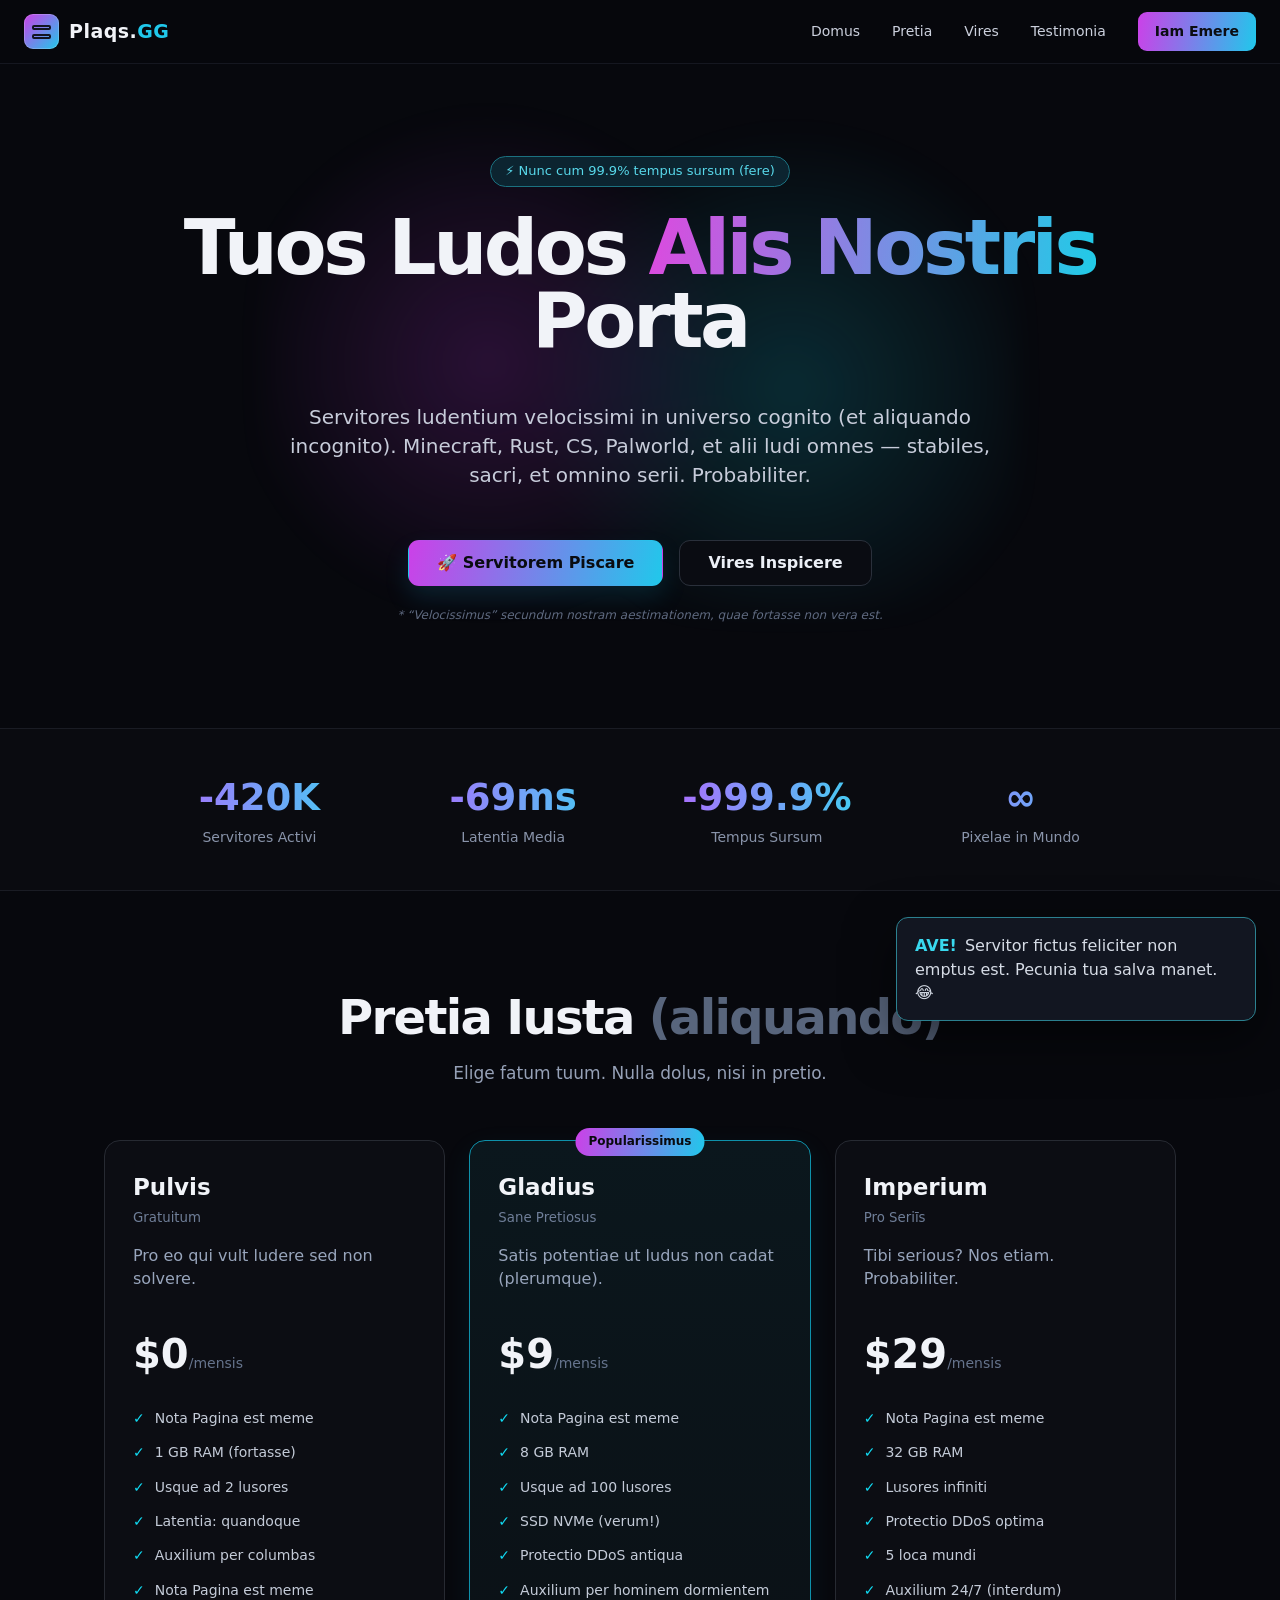
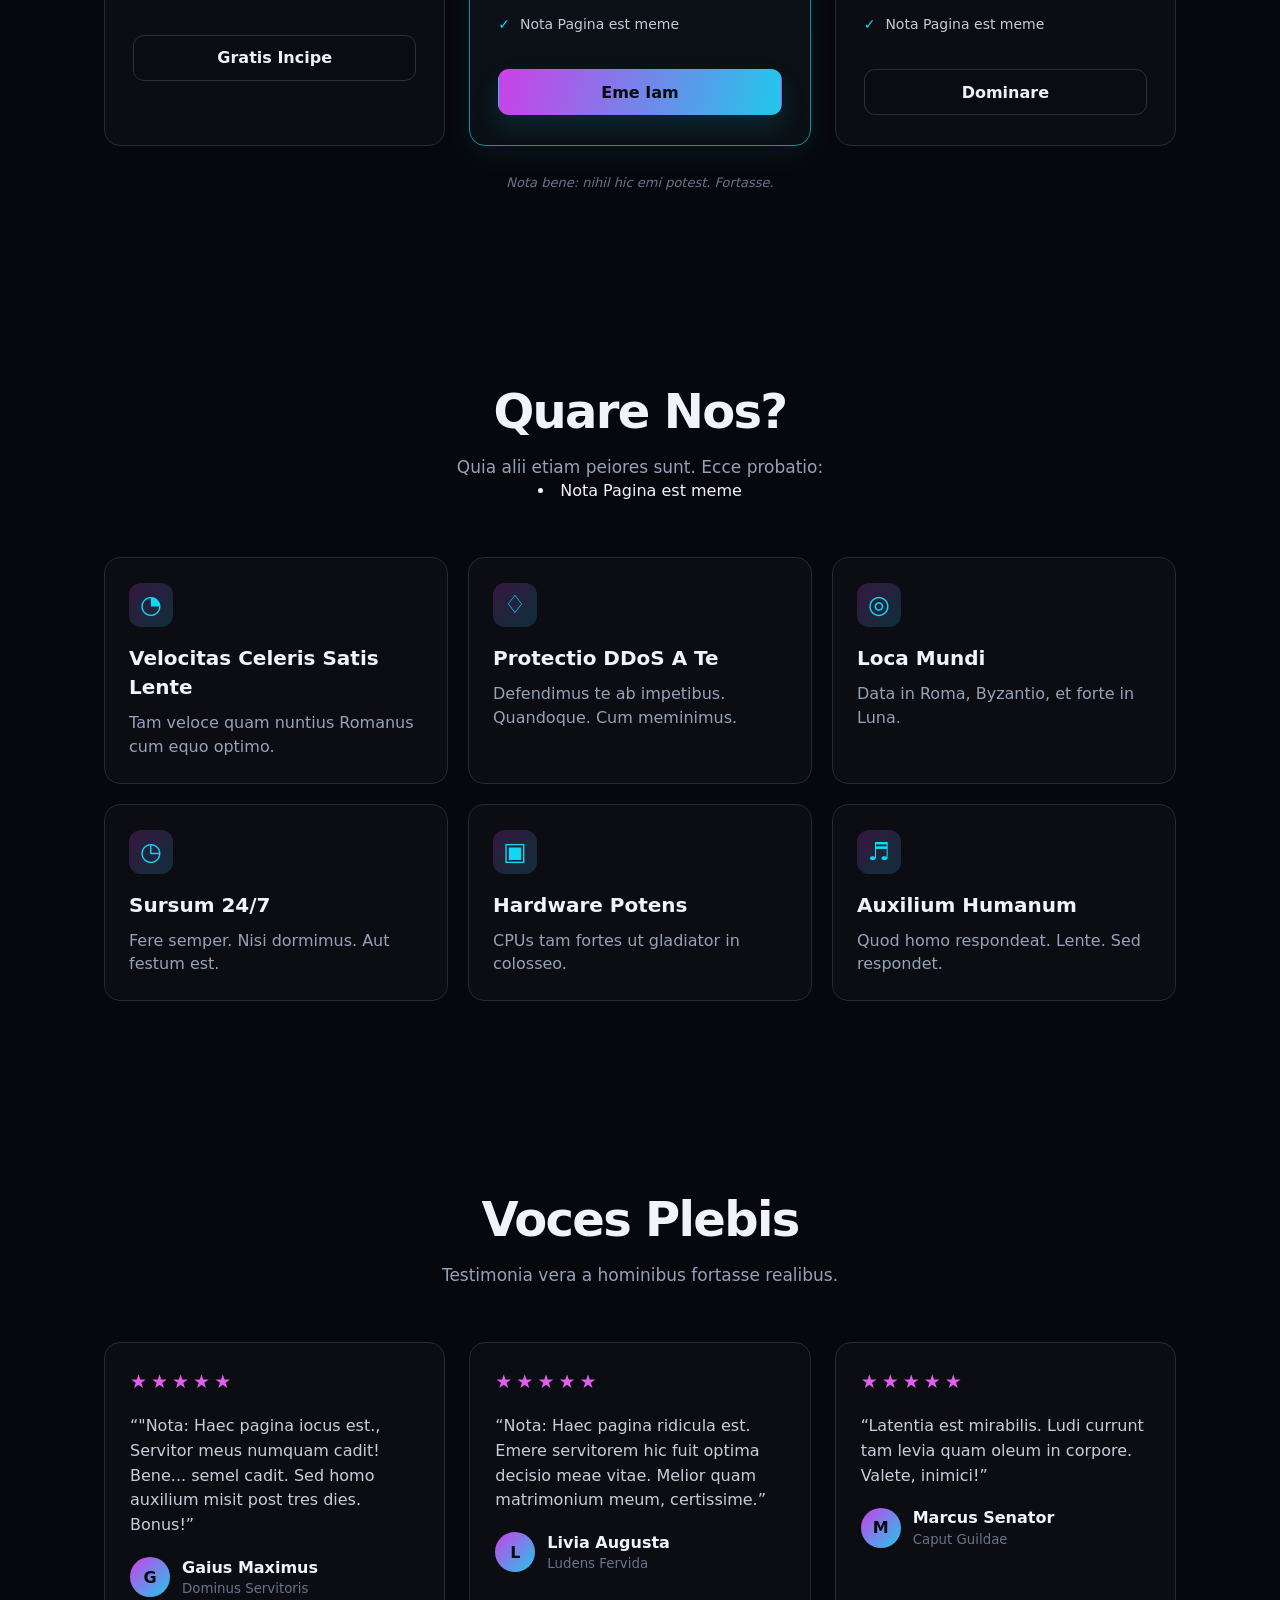
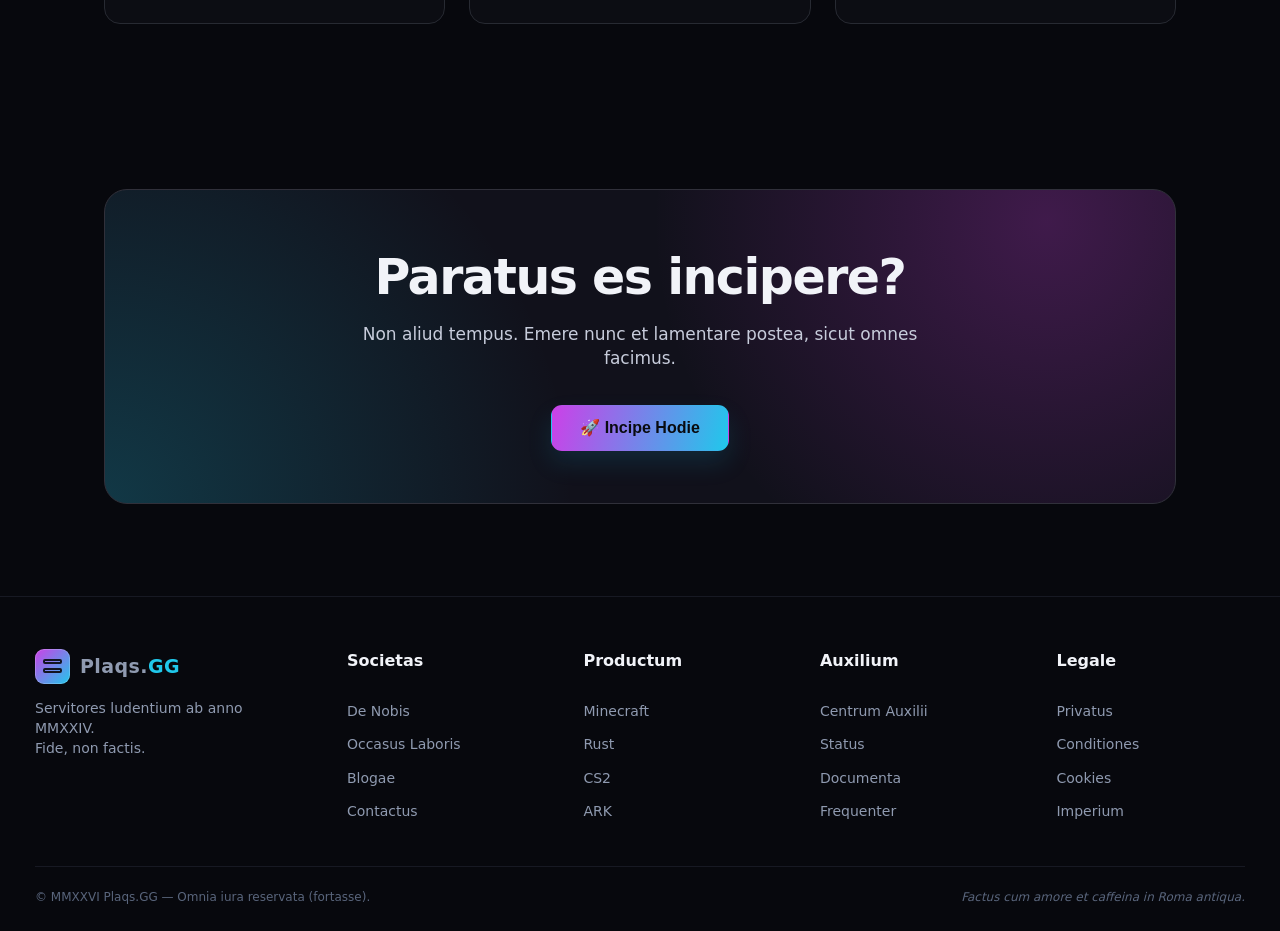
<file: index.html>
<!DOCTYPE html>
<html lang="la">
<head>
  <meta charset="UTF-8">
  <meta name="viewport" content="width=device-width, initial-scale=1.0">
  <meta name="theme-color" content="#07080d">
  <title>Plaqs.GG — Servitores Ludorum</title>
  <meta name="description" content="Servitores ludorum velocissimi. Probabiliter.">
  <link rel="stylesheet" href="style.css">
</head>
<body>
  <header class="site-header">
    <a class="brand" href="#domus" aria-label="Plaqs.GG Domus">
      <span class="brand-icon" aria-hidden="true"><i></i><i></i></span>
      <span class="brand-name">Plaqs.<b>GG</b></span>
    </a>
    <nav class="nav" aria-label="Navigatio primaria">
      <a href="#domus">Domus</a>
      <a href="#pretia">Pretia</a>
      <a href="#vires">Vires</a>
      <a href="#testimonia">Testimonia</a>
      <a class="nav-cta" href="#emere">Iam Emere</a>
    </nav>
    <button class="menu-btn" type="button" aria-label="Aperi navigationem" aria-expanded="false">☰</button>
  </header>

  <main>
    <section class="hero section" id="domus">
      <div class="hero-glow"></div>
      <div class="pill">⚡ Nunc cum 99.9% tempus sursum (fere)</div>
      <h1>Tuos Ludos <span>Alis Nostris</span><br>Porta</h1>
      <p class="hero-copy">Servitores ludentium velocissimi in universo cognito (et aliquando incognito). Minecraft, Rust, CS, Palworld, et alii ludi omnes — stabiles, sacri, et omnino serii. Probabiliter.</p>
      <div class="hero-actions">
        <a class="btn primary" href="#pretia">🚀 Servitorem Piscare</a>
        <a class="btn secondary" href="#vires">Vires Inspicere</a>
      </div>
      <p class="fine">* “Velocissimus” secundum nostram aestimationem, quae fortasse non vera est.</p>
    </section>

    <section class="stats" aria-label="Numeri omnino veri">
      <div><strong>-420K</strong><span>Servitores Activi</span></div>
      <div><strong>-69ms</strong><span>Latentia Media</span></div>
      <div><strong>-999.9%</strong><span>Tempus Sursum</span></div>
      <div><strong>∞</strong><span>Pixelae in Mundo</span></div>
    </section>

    <section class="section pricing" id="pretia">
      <div class="section-title">
        <h2>Pretia Iusta <span>(aliquando)</span></h2>
        <p>Elige fatum tuum. Nulla dolus, nisi in pretio.</p>
      </div>
      <div class="pricing-grid">
        <article class="price-card">
          <h3>Pulvis</h3><small>Gratuitum</small>
          <p>Pro eo qui vult ludere sed non solvere.</p>
          <div class="price">$0<em>/mensis</em></div>
          <ul><li>Nota Pagina est meme</li><li>1 GB RAM (fortasse)</li><li>Usque ad 2 lusores</li><li>Latentia: quandoque</li><li>Auxilium per columbas</li><li>Nota Pagina est meme</li></ul>
          <a class="btn secondary full" href="#emere">Gratis Incipe</a>
        </article>
        <article class="price-card featured">
          <span class="popular">Popularissimus</span>
          <h3>Gladius</h3><small>Sane Pretiosus</small>
          <p>Satis potentiae ut ludus non cadat (plerumque).</p>
          <div class="price">$9<em>/mensis</em></div>
          <ul><li>Nota Pagina est meme</li><li>8 GB RAM</li><li>Usque ad 100 lusores</li><li>SSD NVMe (verum!)</li><li>Protectio DDoS antiqua</li><li>Auxilium per hominem dormientem</li><li>Nota Pagina est meme</li></ul>
          <a class="btn primary full" href="#emere">Eme Iam</a>
        </article>
        <article class="price-card">
          <h3>Imperium</h3><small>Pro Seriīs</small>
          <p>Tibi serious? Nos etiam. Probabiliter.</p>
          <div class="price">$29<em>/mensis</em></div>
          <ul><li>Nota Pagina est meme</li><li>32 GB RAM</li><li>Lusores infiniti</li><li>Protectio DDoS optima</li><li>5 loca mundi</li><li>Auxilium 24/7 (interdum)</li><li>Nota Pagina est meme</li></ul>
          <a class="btn secondary full" href="#emere">Dominare</a>
        </article>
      </div>
      <p class="pricing-note">
          Nota bene: nihil hic emi potest. Fortasse.
      </p>
    </section>

    <section class="section features" id="vires">
      <div class="section-title">
        <h2>Quare Nos?</h2>
        <p>Quia alii etiam peiores sunt. Ecce probatio:</p>
        <p><li>Nota Pagina est meme</li></p>
      </div>
      <div class="feature-grid">
        <article><div class="icon">◔</div><h3>Velocitas Celeris Satis Lente</h3><p>Tam veloce quam nuntius Romanus cum equo optimo.</p></article>
        <article><div class="icon">♢</div><h3>Protectio DDoS A Te </h3><p>Defendimus te ab impetibus. Quandoque. Cum meminimus.</p></article>
        <article><div class="icon">◎</div><h3>Loca Mundi</h3><p>Data in Roma, Byzantio, et forte in Luna.</p></article>
        <article><div class="icon">◷</div><h3>Sursum 24/7</h3><p>Fere semper. Nisi dormimus. Aut festum est.</p></article>
        <article><div class="icon">▣</div><h3>Hardware Potens</h3><p>CPUs tam fortes ut gladiator in colosseo.</p></article>
        <article><div class="icon">♬</div><h3>Auxilium Humanum</h3><p>Quod homo respondeat. Lente. Sed respondet.</p></article>
      </div>
    </section>

    <section class="section testimonials" id="testimonia">
      <div class="section-title">
        <h2>Voces Plebis</h2>
        <p>Testimonia vera a hominibus fortasse realibus.</p>
      </div>
      <div class="testimonial-grid">
        <article><div class="stars">★★★★★</div><blockquote>“"Nota: Haec pagina iocus est., Servitor meus numquam cadit! Bene... semel cadit. Sed homo auxilium misit post tres dies. Bonus!”</blockquote><div class="person"><span>G</span><div><b>Gaius Maximus</b><small>Dominus Servitoris</small></div></div></article>
        <article><div class="stars">★★★★★</div><blockquote>“Nota: Haec pagina ridicula est. Emere servitorem hic fuit optima decisio meae vitae. Melior quam matrimonium meum, certissime.”</blockquote><div class="person"><span>L</span><div><b>Livia Augusta</b><small>Ludens Fervida</small></div></div></article>
        <article><div class="stars">★★★★★</div><blockquote>“Latentia est mirabilis. Ludi currunt tam levia quam oleum in corpore. Valete, inimici!”</blockquote><div class="person"><span>M</span><div><b>Marcus Senator</b><small>Caput Guildae</small></div></div></article>
      </div>
    </section>

    <section class="cta-wrap section" id="emere">
      <div class="cta-card">
        <h2>Paratus es incipere?</h2>
        <p>Non aliud tempus. Emere nunc et lamentare postea, sicut omnes facimus.</p>
        <button class="btn primary" id="fakeBuy" type="button">🚀 Incipe Hodie</button>
      </div>
    </section>
  </main>

  <footer>
    <div class="footer-grid">
      <div>
        <a class="brand" href="#domus"><span class="brand-icon"><i></i><i></i></span><span class="brand-name">Plaqs.<b>GG</b></span></a>
        <p>Servitores ludentium ab anno MMXXIV.<br>Fide, non factis.</p>
      </div>
      <div><h4>Societas</h4><a href="#vires">De Nobis</a><a href="#testimonia">Occasus Laboris</a><a href="#domus">Blogae</a><a href="#emere">Contactus</a></div>
      <div><h4>Productum</h4><a href="#pretia">Minecraft</a><a href="#pretia">Rust</a><a href="#pretia">CS2</a><a href="#pretia">ARK</a></div>
      <div><h4>Auxilium</h4><a href="#emere">Centrum Auxilii</a><a href="#domus">Status</a><a href="#vires">Documenta</a><a href="#testimonia">Frequenter</a></div>
      <div><h4>Legale</h4><a href="#domus">Privatus</a><a href="#domus">Conditiones</a><a href="#domus">Cookies</a><a href="#domus">Imperium</a></div>
    </div>
    <div class="copyright"><span>© MMXXVI Plaqs.GG — Omnia iura reservata (fortasse).</span><em>Factus cum amore et caffeina in Roma antiqua.</em></div>
  </footer>

  <div class="toast" id="toast" role="status" aria-live="polite"><b>AVE!</b><span>Servitor fictus feliciter non emptus est. Pecunia tua salva manet. 😂</span></div>
  <script src="script.js"></script>
</body>
</html>
</file>
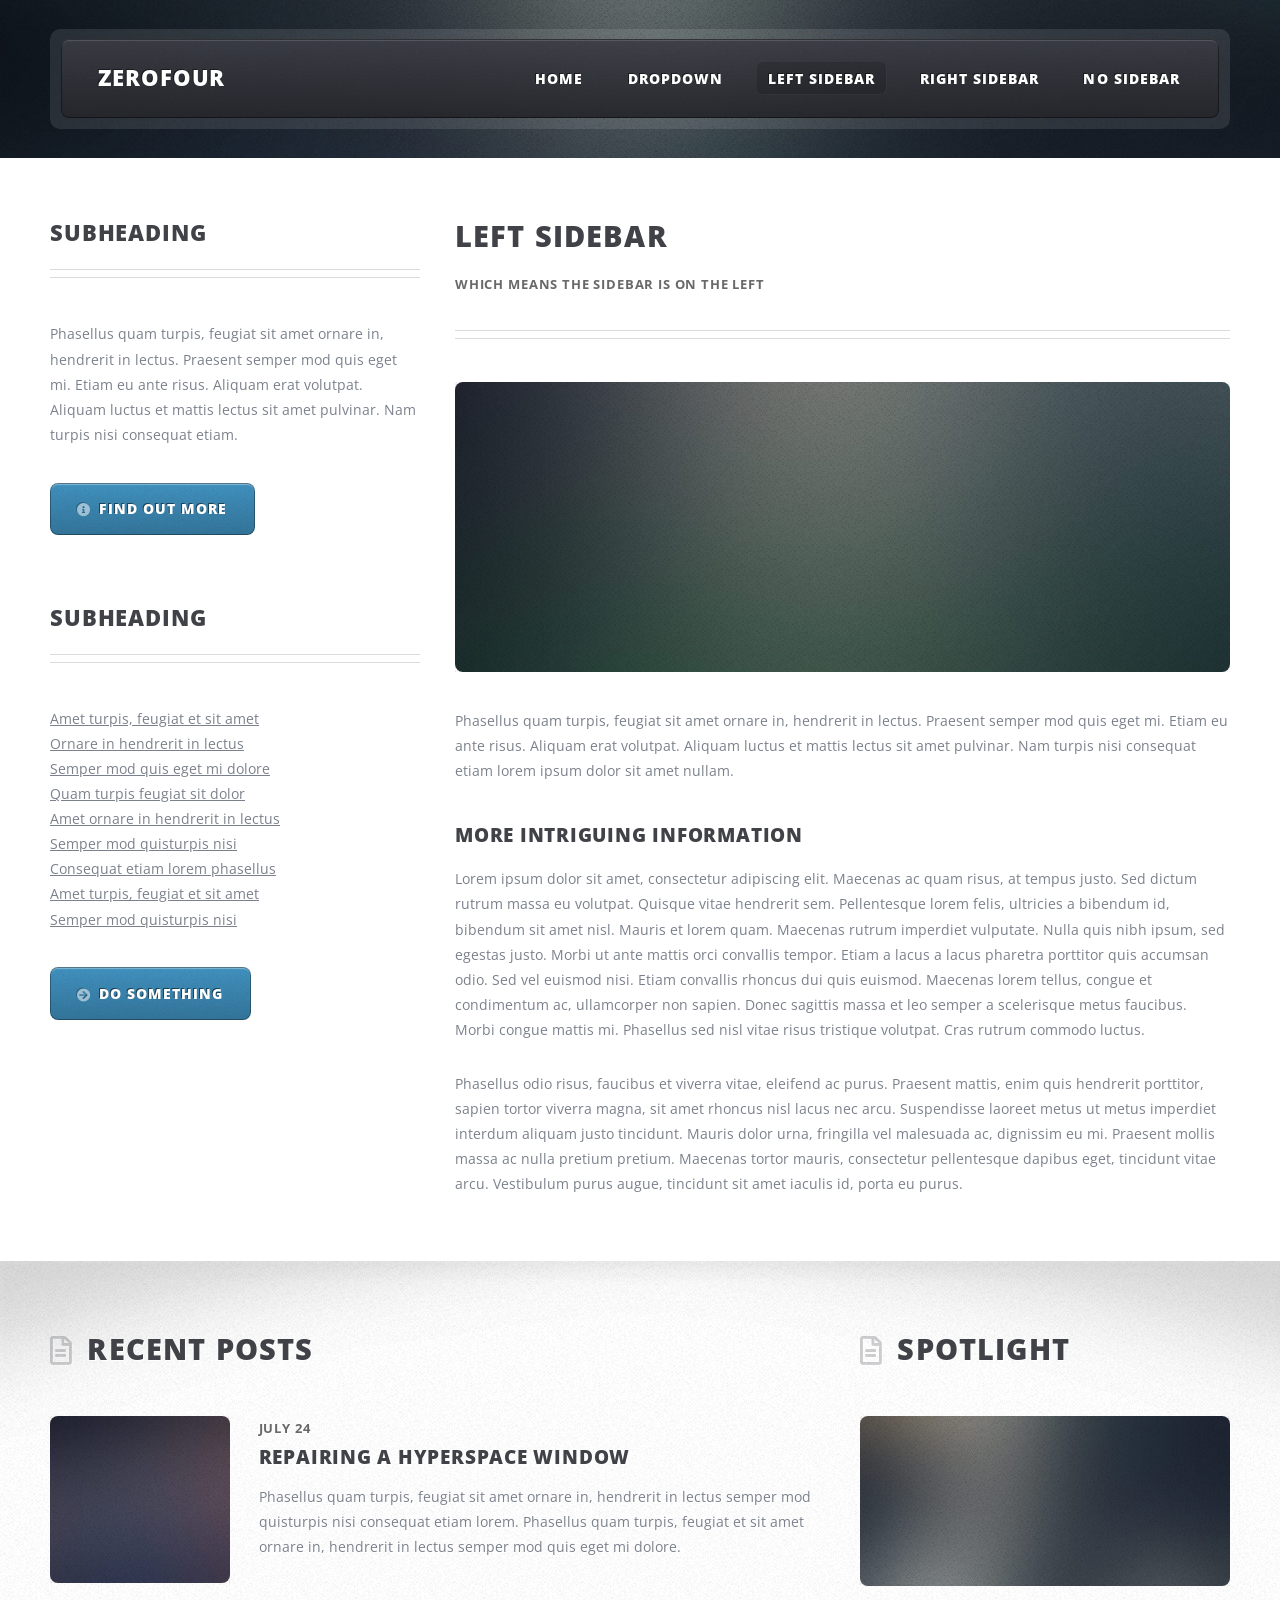
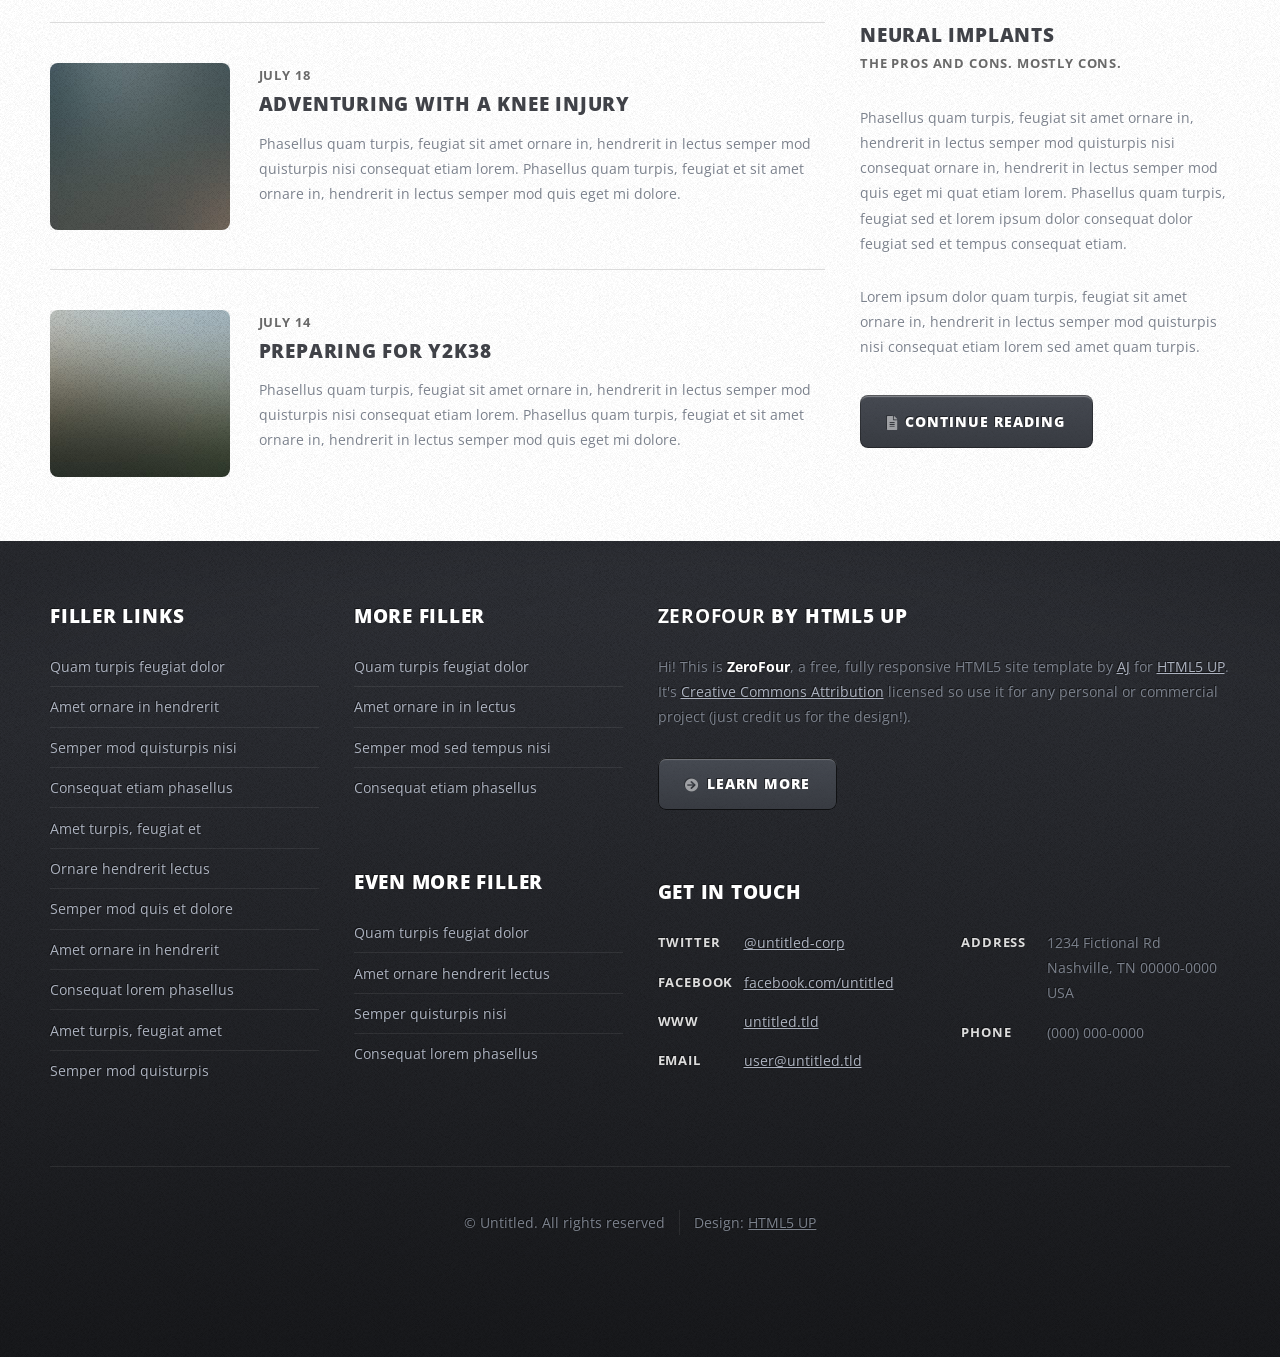
<file: left-sidebar.html>
<!DOCTYPE HTML>
<!--
	ZeroFour by HTML5 UP
	html5up.net | @ajlkn
	Free for personal and commercial use under the CCA 3.0 license (html5up.net/license)
-->
<html>
	<head>
		<title>Left Sidebar - ZeroFour by HTML5 UP</title>
		<meta charset="utf-8" />
		<meta name="viewport" content="width=device-width, initial-scale=1, user-scalable=no" />
		<link rel="stylesheet" href="assets/css/main.css" />
	</head>
	<body class="left-sidebar is-preload">
		<div id="page-wrapper">

			<!-- Header Wrapper -->
				<div id="header-wrapper">
					<div class="container">

						<!-- Header -->
							<header id="header">
								<div class="inner">

									<!-- Logo -->
										<h1><a href="index.html" id="logo">ZeroFour</a></h1>

									<!-- Nav -->
										<nav id="nav">
											<ul>
												<li><a href="index.html">Home</a></li>
												<li>
													<a href="#">Dropdown</a>
													<ul>
														<li><a href="#">Lorem ipsum dolor</a></li>
														<li><a href="#">Magna phasellus</a></li>
														<li>
															<a href="#">Phasellus consequat</a>
															<ul>
																<li><a href="#">Lorem ipsum dolor</a></li>
																<li><a href="#">Phasellus consequat</a></li>
																<li><a href="#">Magna phasellus</a></li>
																<li><a href="#">Etiam dolore nisl</a></li>
															</ul>
														</li>
														<li><a href="#">Veroeros feugiat</a></li>
													</ul>
												</li>
												<li class="current_page_item"><a href="left-sidebar.html">Left Sidebar</a></li>
												<li><a href="right-sidebar.html">Right Sidebar</a></li>
												<li><a href="no-sidebar.html">No Sidebar</a></li>
											</ul>
										</nav>

								</div>
							</header>

					</div>
				</div>

			<!-- Main Wrapper -->
				<div id="main-wrapper">
					<div class="wrapper style2">
						<div class="inner">
							<div class="container">
								<div class="row">
									<div class="col-4 col-12-medium">
										<div id="sidebar">

											<!-- Sidebar -->

												<section>
													<header class="major">
														<h2>Subheading</h2>
													</header>
													<p>Phasellus quam turpis, feugiat sit amet ornare in, hendrerit in lectus.
													Praesent semper mod quis eget mi. Etiam eu ante risus. Aliquam erat volutpat.
													Aliquam luctus et mattis lectus sit amet pulvinar. Nam turpis nisi
													consequat etiam.</p>
													<footer>
														<a href="#" class="button icon solid fa-info-circle">Find out more</a>
													</footer>
												</section>

												<section>
													<header class="major">
														<h2>Subheading</h2>
													</header>
													<ul class="style2">
														<li><a href="#">Amet turpis, feugiat et sit amet</a></li>
														<li><a href="#">Ornare in hendrerit in lectus</a></li>
														<li><a href="#">Semper mod quis eget mi dolore</a></li>
														<li><a href="#">Quam turpis feugiat sit dolor</a></li>
														<li><a href="#">Amet ornare in hendrerit in lectus</a></li>
														<li><a href="#">Semper mod quisturpis nisi</a></li>
														<li><a href="#">Consequat etiam lorem phasellus</a></li>
														<li><a href="#">Amet turpis, feugiat et sit amet</a></li>
														<li><a href="#">Semper mod quisturpis nisi</a></li>
													</ul>
													<footer>
														<a href="#" class="button icon solid fa-arrow-circle-right">Do Something</a>
													</footer>
												</section>

										</div>
									</div>
									<div class="col-8 col-12-medium imp-medium">
										<div id="content">

											<!-- Content -->

												<article>
													<header class="major">
														<h2>Left Sidebar</h2>
														<p>Which means the sidebar is on the left</p>
													</header>

													<span class="image featured"><img src="images/pic08.jpg" alt="" /></span>

													<p>Phasellus quam turpis, feugiat sit amet ornare in, hendrerit in lectus.
													Praesent semper mod quis eget mi. Etiam eu ante risus. Aliquam erat volutpat.
													Aliquam luctus et mattis lectus sit amet pulvinar. Nam turpis nisi
													consequat etiam lorem ipsum dolor sit amet nullam.</p>

													<h3>More intriguing information</h3>
													<p>Lorem ipsum dolor sit amet, consectetur adipiscing elit. Maecenas ac quam risus, at tempus
													justo. Sed dictum rutrum massa eu volutpat. Quisque vitae hendrerit sem. Pellentesque lorem felis,
													ultricies a bibendum id, bibendum sit amet nisl. Mauris et lorem quam. Maecenas rutrum imperdiet
													vulputate. Nulla quis nibh ipsum, sed egestas justo. Morbi ut ante mattis orci convallis tempor.
													Etiam a lacus a lacus pharetra porttitor quis accumsan odio. Sed vel euismod nisi. Etiam convallis
													rhoncus dui quis euismod. Maecenas lorem tellus, congue et condimentum ac, ullamcorper non sapien.
													Donec sagittis massa et leo semper a scelerisque metus faucibus. Morbi congue mattis mi.
													Phasellus sed nisl vitae risus tristique volutpat. Cras rutrum commodo luctus.</p>

													<p>Phasellus odio risus, faucibus et viverra vitae, eleifend ac purus. Praesent mattis, enim
													quis hendrerit porttitor, sapien tortor viverra magna, sit amet rhoncus nisl lacus nec arcu.
													Suspendisse laoreet metus ut metus imperdiet interdum aliquam justo tincidunt. Mauris dolor urna,
													fringilla vel malesuada ac, dignissim eu mi. Praesent mollis massa ac nulla pretium pretium.
													Maecenas tortor mauris, consectetur pellentesque dapibus eget, tincidunt vitae arcu.
													Vestibulum purus augue, tincidunt sit amet iaculis id, porta eu purus.</p>
												</article>

										</div>
									</div>
								</div>
							</div>
						</div>
					</div>
					<div class="wrapper style3">
						<div class="inner">
							<div class="container">
								<div class="row">
									<div class="col-8 col-12-medium">

										<!-- Article list -->
											<section class="box article-list">
												<h2 class="icon fa-file-alt">Recent Posts</h2>

												<!-- Excerpt -->
													<article class="box excerpt">
														<a href="#" class="image left"><img src="images/pic04.jpg" alt="" /></a>
														<div>
															<header>
																<span class="date">July 24</span>
																<h3><a href="#">Repairing a hyperspace window</a></h3>
															</header>
															<p>Phasellus quam turpis, feugiat sit amet ornare in, hendrerit in lectus
															semper mod quisturpis nisi consequat etiam lorem. Phasellus quam turpis,
															feugiat et sit amet ornare in, hendrerit in lectus semper mod quis eget mi dolore.</p>
														</div>
													</article>

												<!-- Excerpt -->
													<article class="box excerpt">
														<a href="#" class="image left"><img src="images/pic05.jpg" alt="" /></a>
														<div>
															<header>
																<span class="date">July 18</span>
																<h3><a href="#">Adventuring with a knee injury</a></h3>
															</header>
															<p>Phasellus quam turpis, feugiat sit amet ornare in, hendrerit in lectus
															semper mod quisturpis nisi consequat etiam lorem. Phasellus quam turpis,
															feugiat et sit amet ornare in, hendrerit in lectus semper mod quis eget mi dolore.</p>
														</div>
													</article>

												<!-- Excerpt -->
													<article class="box excerpt">
														<a href="#" class="image left"><img src="images/pic06.jpg" alt="" /></a>
														<div>
															<header>
																<span class="date">July 14</span>
																<h3><a href="#">Preparing for Y2K38</a></h3>
															</header>
															<p>Phasellus quam turpis, feugiat sit amet ornare in, hendrerit in lectus
															semper mod quisturpis nisi consequat etiam lorem. Phasellus quam turpis,
															feugiat et sit amet ornare in, hendrerit in lectus semper mod quis eget mi dolore.</p>
														</div>
													</article>

											</section>
									</div>
									<div class="col-4 col-12-medium">

										<!-- Spotlight -->
											<section class="box spotlight">
												<h2 class="icon fa-file-alt">Spotlight</h2>
												<article>
													<a href="#" class="image featured"><img src="images/pic07.jpg" alt=""></a>
													<header>
														<h3><a href="#">Neural Implants</a></h3>
														<p>The pros and cons. Mostly cons.</p>
													</header>
													<p>Phasellus quam turpis, feugiat sit amet ornare in, hendrerit in lectus semper mod
													quisturpis nisi consequat ornare in, hendrerit in lectus semper mod quis eget mi quat etiam
													lorem. Phasellus quam turpis, feugiat sed et lorem ipsum dolor consequat dolor feugiat sed
													et tempus consequat etiam.</p>
													<p>Lorem ipsum dolor quam turpis, feugiat sit amet ornare in, hendrerit in lectus semper
													mod quisturpis nisi consequat etiam lorem sed amet quam turpis.</p>
													<footer>
														<a href="#" class="button alt icon solid fa-file-alt">Continue Reading</a>
													</footer>
												</article>
											</section>

									</div>
								</div>
							</div>
						</div>
					</div>
				</div>

			<!-- Footer Wrapper -->
				<div id="footer-wrapper">
					<footer id="footer" class="container">
						<div class="row">
							<div class="col-3 col-6-medium col-12-small">

								<!-- Links -->
									<section>
										<h2>Filler Links</h2>
										<ul class="divided">
											<li><a href="#">Quam turpis feugiat dolor</a></li>
											<li><a href="#">Amet ornare in hendrerit </a></li>
											<li><a href="#">Semper mod quisturpis nisi</a></li>
											<li><a href="#">Consequat etiam phasellus</a></li>
											<li><a href="#">Amet turpis, feugiat et</a></li>
											<li><a href="#">Ornare hendrerit lectus</a></li>
											<li><a href="#">Semper mod quis et dolore</a></li>
											<li><a href="#">Amet ornare in hendrerit</a></li>
											<li><a href="#">Consequat lorem phasellus</a></li>
											<li><a href="#">Amet turpis, feugiat amet</a></li>
											<li><a href="#">Semper mod quisturpis</a></li>
										</ul>
									</section>

							</div>
							<div class="col-3 col-6-medium col-12-small">

								<!-- Links -->
									<section>
										<h2>More Filler</h2>
										<ul class="divided">
											<li><a href="#">Quam turpis feugiat dolor</a></li>
											<li><a href="#">Amet ornare in in lectus</a></li>
											<li><a href="#">Semper mod sed tempus nisi</a></li>
											<li><a href="#">Consequat etiam phasellus</a></li>
										</ul>
									</section>

								<!-- Links -->
									<section>
										<h2>Even More Filler</h2>
										<ul class="divided">
											<li><a href="#">Quam turpis feugiat dolor</a></li>
											<li><a href="#">Amet ornare hendrerit lectus</a></li>
											<li><a href="#">Semper quisturpis nisi</a></li>
											<li><a href="#">Consequat lorem phasellus</a></li>
										</ul>
									</section>

							</div>
							<div class="col-6 col-12-medium imp-medium">

								<!-- About -->
									<section>
										<h2><strong>ZeroFour</strong> by HTML5 UP</h2>
										<p>Hi! This is <strong>ZeroFour</strong>, a free, fully responsive HTML5 site
										template by <a href="http://twitter.com/ajlkn">AJ</a> for <a href="http://html5up.net/">HTML5 UP</a>.
										It's <a href="http://html5up.net/license/">Creative Commons Attribution</a>
										licensed so use it for any personal or commercial project (just credit us
										for the design!).</p>
										<a href="#" class="button alt icon solid fa-arrow-circle-right">Learn More</a>
									</section>

								<!-- Contact -->
									<section>
										<h2>Get in touch</h2>
										<div>
											<div class="row">
												<div class="col-6 col-12-small">
													<dl class="contact">
														<dt>Twitter</dt>
														<dd><a href="#">@untitled-corp</a></dd>
														<dt>Facebook</dt>
														<dd><a href="#">facebook.com/untitled</a></dd>
														<dt>WWW</dt>
														<dd><a href="#">untitled.tld</a></dd>
														<dt>Email</dt>
														<dd><a href="#">user@untitled.tld</a></dd>
													</dl>
												</div>
												<div class="col-6 col-12-small">
													<dl class="contact">
														<dt>Address</dt>
														<dd>
															1234 Fictional Rd<br />
															Nashville, TN 00000-0000<br />
															USA
														</dd>
														<dt>Phone</dt>
														<dd>(000) 000-0000</dd>
													</dl>
												</div>
											</div>
										</div>
									</section>

							</div>
							<div class="col-12">
								<div id="copyright">
									<ul class="menu">
										<li>&copy; Untitled. All rights reserved</li><li>Design: <a href="http://html5up.net">HTML5 UP</a></li>
									</ul>
								</div>
							</div>
						</div>
					</footer>
				</div>

		</div>

		<!-- Scripts -->
			<script src="assets/js/jquery.min.js"></script>
			<script src="assets/js/jquery.dropotron.min.js"></script>
			<script src="assets/js/browser.min.js"></script>
			<script src="assets/js/breakpoints.min.js"></script>
			<script src="assets/js/util.js"></script>
			<script src="assets/js/main.js"></script>

	</body>
</html>
</file>
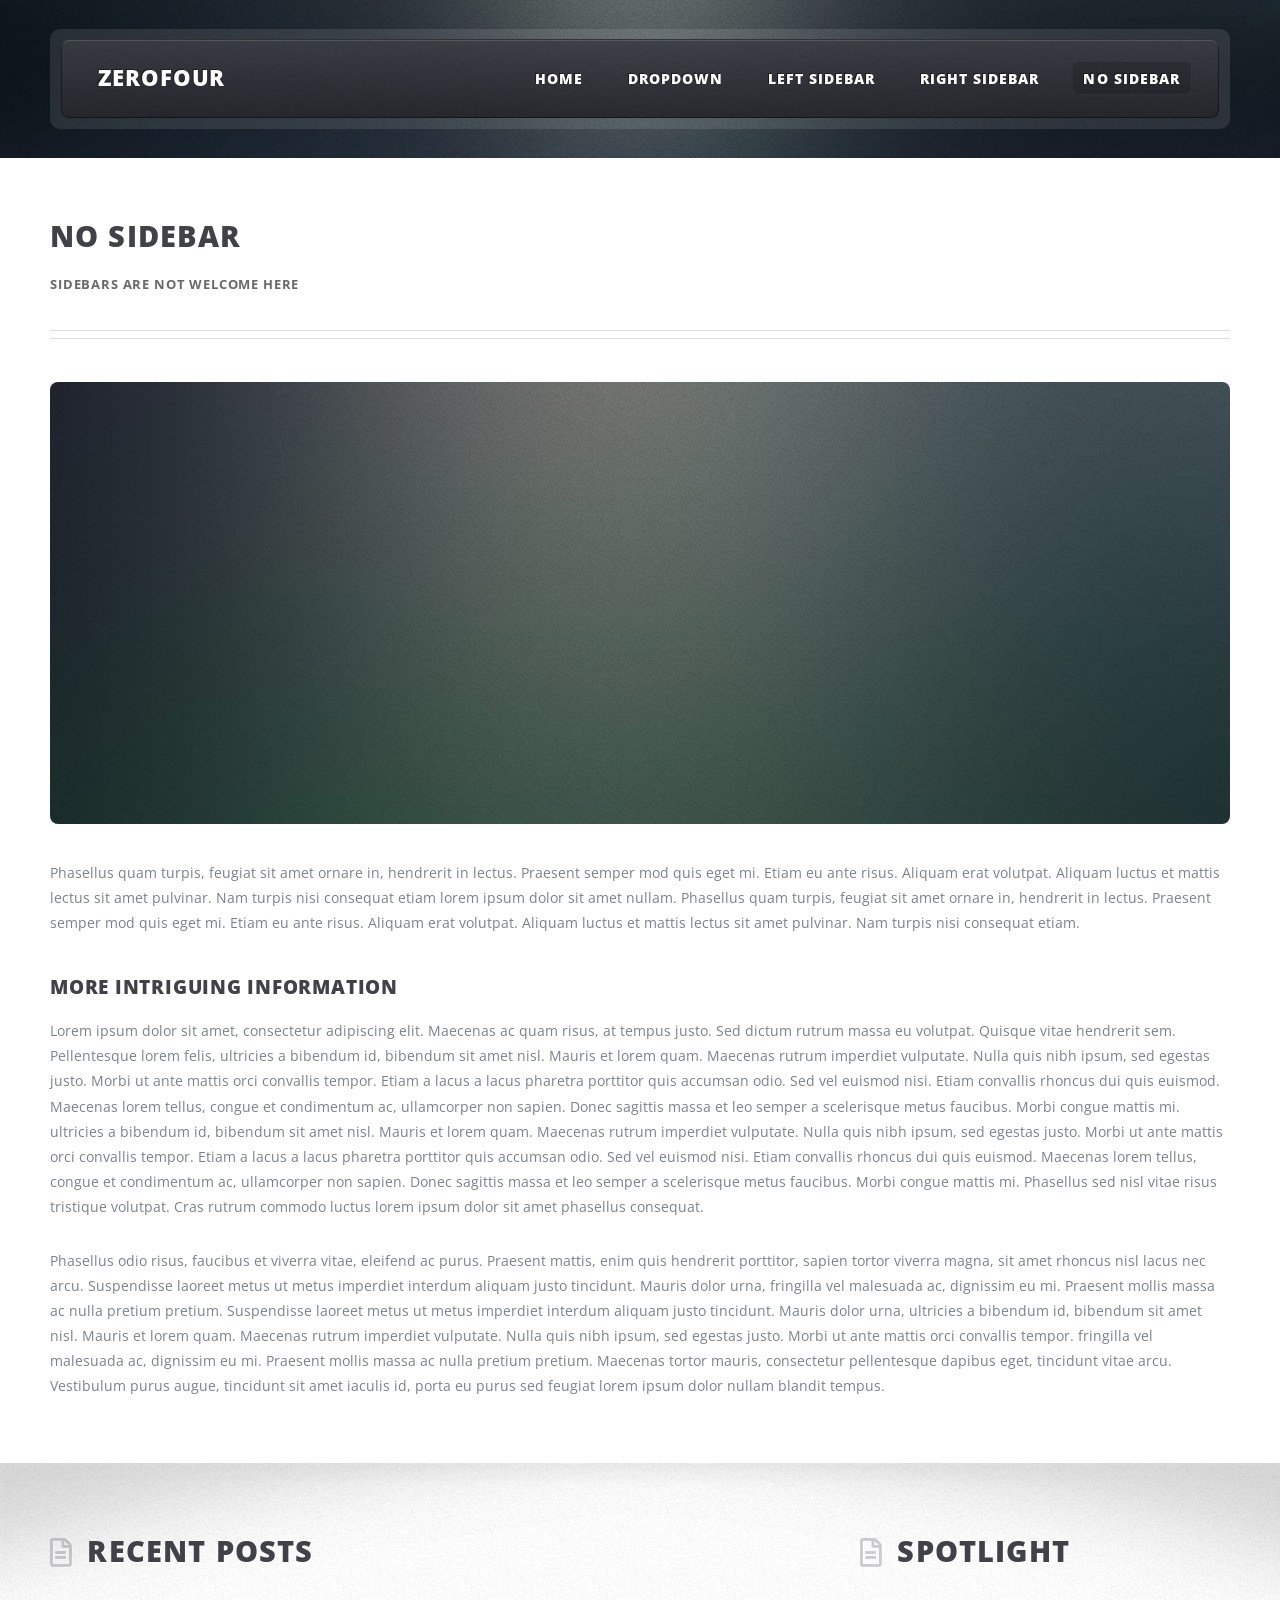
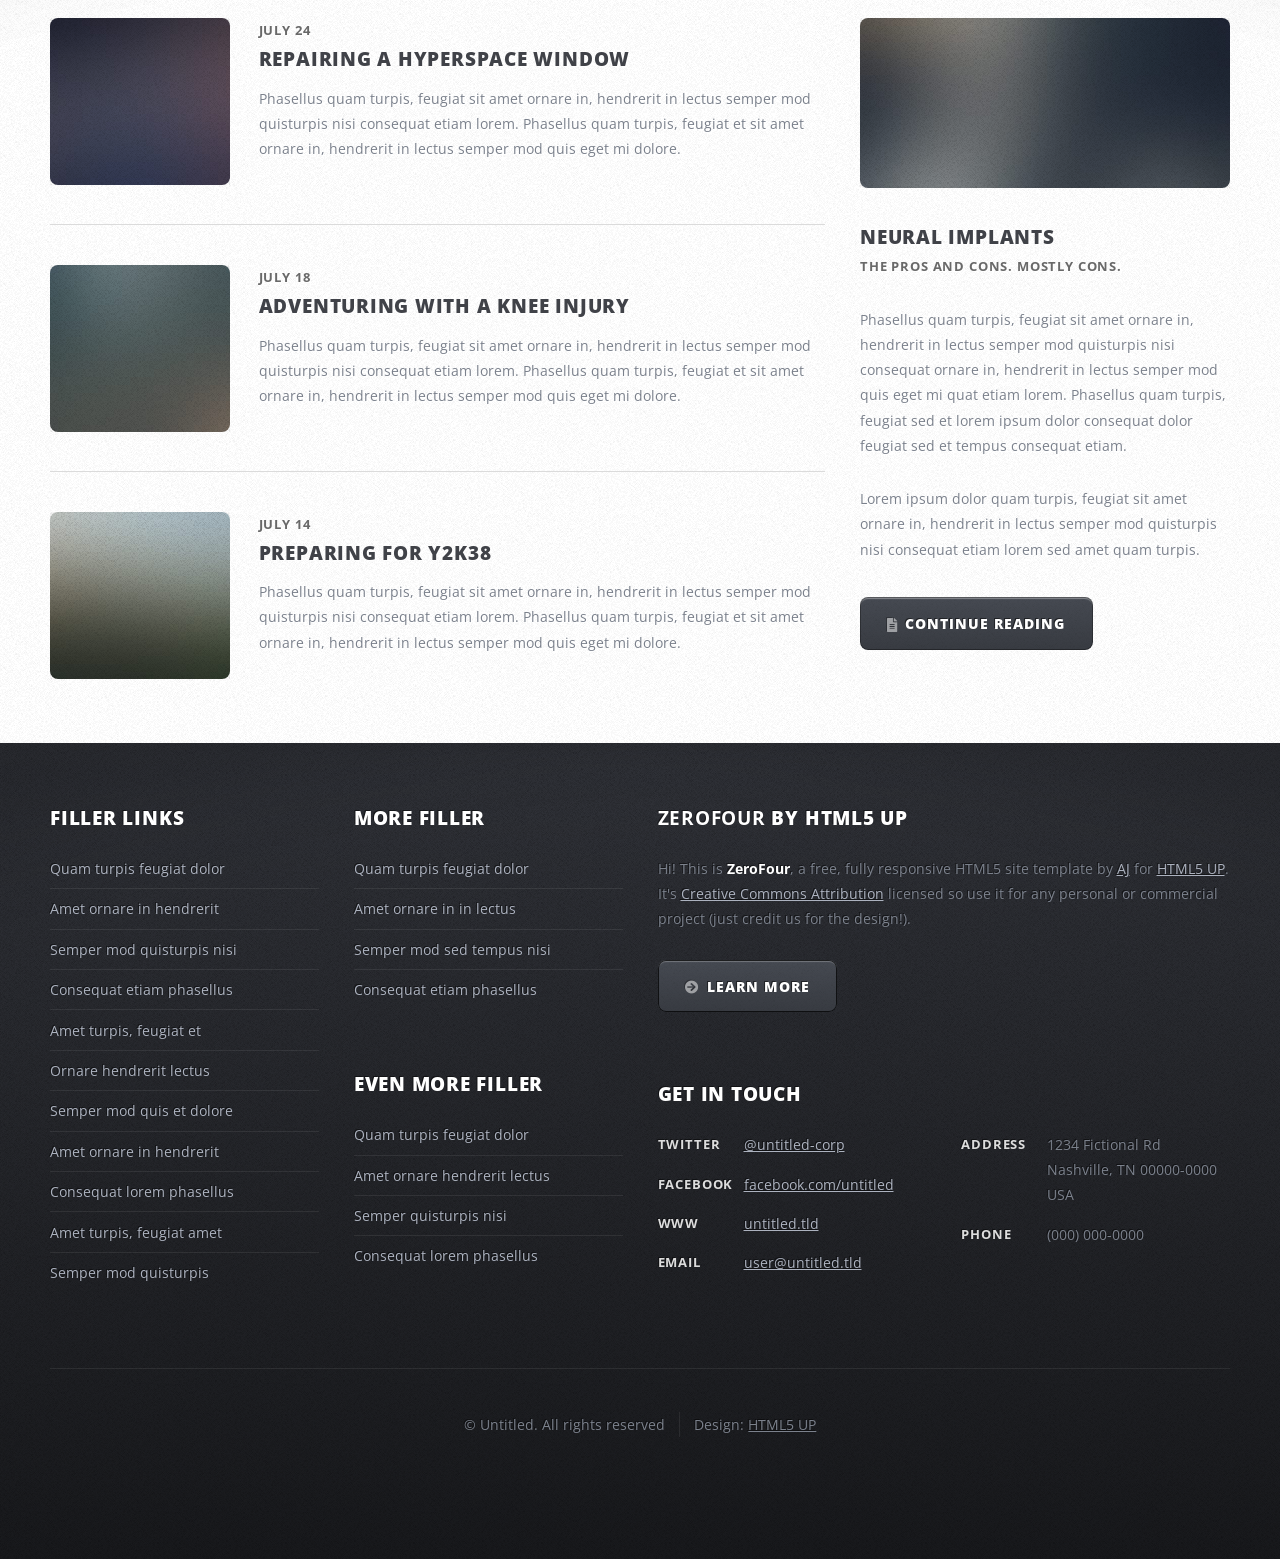
<file: no-sidebar.html>
<!DOCTYPE HTML>
<!--
	ZeroFour by HTML5 UP
	html5up.net | @ajlkn
	Free for personal and commercial use under the CCA 3.0 license (html5up.net/license)
-->
<html>
	<head>
		<title>No Sidebar - ZeroFour by HTML5 UP</title>
		<meta charset="utf-8" />
		<meta name="viewport" content="width=device-width, initial-scale=1, user-scalable=no" />
		<link rel="stylesheet" href="assets/css/main.css" />
	</head>
	<body class="no-sidebar is-preload">
		<div id="page-wrapper">

			<!-- Header Wrapper -->
				<div id="header-wrapper">
					<div class="container">

						<!-- Header -->
							<header id="header">
								<div class="inner">

									<!-- Logo -->
										<h1><a href="index.html" id="logo">ZeroFour</a></h1>

									<!-- Nav -->
										<nav id="nav">
											<ul>
												<li><a href="index.html">Home</a></li>
												<li>
													<a href="#">Dropdown</a>
													<ul>
														<li><a href="#">Lorem ipsum dolor</a></li>
														<li><a href="#">Magna phasellus</a></li>
														<li>
															<a href="#">Phasellus consequat</a>
															<ul>
																<li><a href="#">Lorem ipsum dolor</a></li>
																<li><a href="#">Phasellus consequat</a></li>
																<li><a href="#">Magna phasellus</a></li>
																<li><a href="#">Etiam dolore nisl</a></li>
															</ul>
														</li>
														<li><a href="#">Veroeros feugiat</a></li>
													</ul>
												</li>
												<li><a href="left-sidebar.html">Left Sidebar</a></li>
												<li><a href="right-sidebar.html">Right Sidebar</a></li>
												<li class="current_page_item"><a href="no-sidebar.html">No Sidebar</a></li>
											</ul>
										</nav>

								</div>
							</header>

					</div>
				</div>

			<!-- Main Wrapper -->
				<div id="main-wrapper">
					<div class="wrapper style2">
						<div class="inner">
							<div class="container">
								<div id="content">

									<!-- Content -->

										<article>
											<header class="major">
												<h2>No Sidebar</h2>
												<p>Sidebars are not welcome here</p>
											</header>

											<span class="image featured"><img src="images/pic08.jpg" alt="" /></span>

											<p>Phasellus quam turpis, feugiat sit amet ornare in, hendrerit in lectus.
											Praesent semper mod quis eget mi. Etiam eu ante risus. Aliquam erat volutpat.
											Aliquam luctus et mattis lectus sit amet pulvinar. Nam turpis nisi
											consequat etiam lorem ipsum dolor sit amet nullam. Phasellus quam turpis,
											feugiat sit amet ornare in, hendrerit in lectus. Praesent semper mod quis
											eget mi. Etiam eu ante risus. Aliquam erat volutpat. Aliquam luctus et
											mattis lectus sit amet pulvinar. Nam turpis nisi consequat etiam.</p>

											<h3>More intriguing information</h3>
											<p>Lorem ipsum dolor sit amet, consectetur adipiscing elit. Maecenas ac quam risus, at tempus
											justo. Sed dictum rutrum massa eu volutpat. Quisque vitae hendrerit sem. Pellentesque lorem felis,
											ultricies a bibendum id, bibendum sit amet nisl. Mauris et lorem quam. Maecenas rutrum imperdiet
											vulputate. Nulla quis nibh ipsum, sed egestas justo. Morbi ut ante mattis orci convallis tempor.
											Etiam a lacus a lacus pharetra porttitor quis accumsan odio. Sed vel euismod nisi. Etiam convallis
											rhoncus dui quis euismod. Maecenas lorem tellus, congue et condimentum ac, ullamcorper non sapien.
											Donec sagittis massa et leo semper a scelerisque metus faucibus. Morbi congue mattis mi.
											ultricies a bibendum id, bibendum sit amet nisl. Mauris et lorem quam. Maecenas rutrum imperdiet
											vulputate. Nulla quis nibh ipsum, sed egestas justo. Morbi ut ante mattis orci convallis tempor.
											Etiam a lacus a lacus pharetra porttitor quis accumsan odio. Sed vel euismod nisi. Etiam convallis
											rhoncus dui quis euismod. Maecenas lorem tellus, congue et condimentum ac, ullamcorper non sapien.
											Donec sagittis massa et leo semper a scelerisque metus faucibus. Morbi congue mattis mi.
											Phasellus sed nisl vitae risus tristique volutpat. Cras rutrum commodo luctus lorem ipsum
											dolor sit amet phasellus consequat.</p>

											<p>Phasellus odio risus, faucibus et viverra vitae, eleifend ac purus. Praesent mattis, enim
											quis hendrerit porttitor, sapien tortor viverra magna, sit amet rhoncus nisl lacus nec arcu.
											Suspendisse laoreet metus ut metus imperdiet interdum aliquam justo tincidunt. Mauris dolor urna,
											fringilla vel malesuada ac, dignissim eu mi. Praesent mollis massa ac nulla pretium pretium.
											Suspendisse laoreet metus ut metus imperdiet interdum aliquam justo tincidunt. Mauris dolor urna,
											ultricies a bibendum id, bibendum sit amet nisl. Mauris et lorem quam. Maecenas rutrum imperdiet
											vulputate. Nulla quis nibh ipsum, sed egestas justo. Morbi ut ante mattis orci convallis tempor.
											fringilla vel malesuada ac, dignissim eu mi. Praesent mollis massa ac nulla pretium pretium.
											Maecenas tortor mauris, consectetur pellentesque dapibus eget, tincidunt vitae arcu.
											Vestibulum purus augue, tincidunt sit amet iaculis id, porta eu purus sed feugiat lorem ipsum
											dolor nullam blandit tempus.</p>
										</article>

								</div>
							</div>
						</div>
					</div>
					<div class="wrapper style3">
						<div class="inner">
							<div class="container">
								<div class="row">
									<div class="col-8 col-12-medium">

										<!-- Article list -->
											<section class="box article-list">
												<h2 class="icon fa-file-alt">Recent Posts</h2>

												<!-- Excerpt -->
													<article class="box excerpt">
														<a href="#" class="image left"><img src="images/pic04.jpg" alt="" /></a>
														<div>
															<header>
																<span class="date">July 24</span>
																<h3><a href="#">Repairing a hyperspace window</a></h3>
															</header>
															<p>Phasellus quam turpis, feugiat sit amet ornare in, hendrerit in lectus
															semper mod quisturpis nisi consequat etiam lorem. Phasellus quam turpis,
															feugiat et sit amet ornare in, hendrerit in lectus semper mod quis eget mi dolore.</p>
														</div>
													</article>

												<!-- Excerpt -->
													<article class="box excerpt">
														<a href="#" class="image left"><img src="images/pic05.jpg" alt="" /></a>
														<div>
															<header>
																<span class="date">July 18</span>
																<h3><a href="#">Adventuring with a knee injury</a></h3>
															</header>
															<p>Phasellus quam turpis, feugiat sit amet ornare in, hendrerit in lectus
															semper mod quisturpis nisi consequat etiam lorem. Phasellus quam turpis,
															feugiat et sit amet ornare in, hendrerit in lectus semper mod quis eget mi dolore.</p>
														</div>
													</article>

												<!-- Excerpt -->
													<article class="box excerpt">
														<a href="#" class="image left"><img src="images/pic06.jpg" alt="" /></a>
														<div>
															<header>
																<span class="date">July 14</span>
																<h3><a href="#">Preparing for Y2K38</a></h3>
															</header>
															<p>Phasellus quam turpis, feugiat sit amet ornare in, hendrerit in lectus
															semper mod quisturpis nisi consequat etiam lorem. Phasellus quam turpis,
															feugiat et sit amet ornare in, hendrerit in lectus semper mod quis eget mi dolore.</p>
														</div>
													</article>

											</section>
									</div>
									<div class="col-4 col-12-medium">

										<!-- Spotlight -->
											<section class="box spotlight">
												<h2 class="icon fa-file-alt">Spotlight</h2>
												<article>
													<a href="#" class="image featured"><img src="images/pic07.jpg" alt=""></a>
													<header>
														<h3><a href="#">Neural Implants</a></h3>
														<p>The pros and cons. Mostly cons.</p>
													</header>
													<p>Phasellus quam turpis, feugiat sit amet ornare in, hendrerit in lectus semper mod
													quisturpis nisi consequat ornare in, hendrerit in lectus semper mod quis eget mi quat etiam
													lorem. Phasellus quam turpis, feugiat sed et lorem ipsum dolor consequat dolor feugiat sed
													et tempus consequat etiam.</p>
													<p>Lorem ipsum dolor quam turpis, feugiat sit amet ornare in, hendrerit in lectus semper
													mod quisturpis nisi consequat etiam lorem sed amet quam turpis.</p>
													<footer>
														<a href="#" class="button alt icon solid fa-file-alt">Continue Reading</a>
													</footer>
												</article>
											</section>

									</div>
								</div>
							</div>
						</div>
					</div>
				</div>

			<!-- Footer Wrapper -->
				<div id="footer-wrapper">
					<footer id="footer" class="container">
						<div class="row">
							<div class="col-3 col-6-medium col-12-small">

								<!-- Links -->
									<section>
										<h2>Filler Links</h2>
										<ul class="divided">
											<li><a href="#">Quam turpis feugiat dolor</a></li>
											<li><a href="#">Amet ornare in hendrerit </a></li>
											<li><a href="#">Semper mod quisturpis nisi</a></li>
											<li><a href="#">Consequat etiam phasellus</a></li>
											<li><a href="#">Amet turpis, feugiat et</a></li>
											<li><a href="#">Ornare hendrerit lectus</a></li>
											<li><a href="#">Semper mod quis et dolore</a></li>
											<li><a href="#">Amet ornare in hendrerit</a></li>
											<li><a href="#">Consequat lorem phasellus</a></li>
											<li><a href="#">Amet turpis, feugiat amet</a></li>
											<li><a href="#">Semper mod quisturpis</a></li>
										</ul>
									</section>

							</div>
							<div class="col-3 col-6-medium col-12-small">

								<!-- Links -->
									<section>
										<h2>More Filler</h2>
										<ul class="divided">
											<li><a href="#">Quam turpis feugiat dolor</a></li>
											<li><a href="#">Amet ornare in in lectus</a></li>
											<li><a href="#">Semper mod sed tempus nisi</a></li>
											<li><a href="#">Consequat etiam phasellus</a></li>
										</ul>
									</section>

								<!-- Links -->
									<section>
										<h2>Even More Filler</h2>
										<ul class="divided">
											<li><a href="#">Quam turpis feugiat dolor</a></li>
											<li><a href="#">Amet ornare hendrerit lectus</a></li>
											<li><a href="#">Semper quisturpis nisi</a></li>
											<li><a href="#">Consequat lorem phasellus</a></li>
										</ul>
									</section>

							</div>
							<div class="col-6 col-12-medium imp-medium">

								<!-- About -->
									<section>
										<h2><strong>ZeroFour</strong> by HTML5 UP</h2>
										<p>Hi! This is <strong>ZeroFour</strong>, a free, fully responsive HTML5 site
										template by <a href="http://twitter.com/ajlkn">AJ</a> for <a href="http://html5up.net/">HTML5 UP</a>.
										It's <a href="http://html5up.net/license/">Creative Commons Attribution</a>
										licensed so use it for any personal or commercial project (just credit us
										for the design!).</p>
										<a href="#" class="button alt icon solid fa-arrow-circle-right">Learn More</a>
									</section>

								<!-- Contact -->
									<section>
										<h2>Get in touch</h2>
										<div>
											<div class="row">
												<div class="col-6 col-12-small">
													<dl class="contact">
														<dt>Twitter</dt>
														<dd><a href="#">@untitled-corp</a></dd>
														<dt>Facebook</dt>
														<dd><a href="#">facebook.com/untitled</a></dd>
														<dt>WWW</dt>
														<dd><a href="#">untitled.tld</a></dd>
														<dt>Email</dt>
														<dd><a href="#">user@untitled.tld</a></dd>
													</dl>
												</div>
												<div class="col-6 col-12-small">
													<dl class="contact">
														<dt>Address</dt>
														<dd>
															1234 Fictional Rd<br />
															Nashville, TN 00000-0000<br />
															USA
														</dd>
														<dt>Phone</dt>
														<dd>(000) 000-0000</dd>
													</dl>
												</div>
											</div>
										</div>
									</section>

							</div>
							<div class="col-12">
								<div id="copyright">
									<ul class="menu">
										<li>&copy; Untitled. All rights reserved</li><li>Design: <a href="http://html5up.net">HTML5 UP</a></li>
									</ul>
								</div>
							</div>
						</div>
					</footer>
				</div>

		</div>

		<!-- Scripts -->
			<script src="assets/js/jquery.min.js"></script>
			<script src="assets/js/jquery.dropotron.min.js"></script>
			<script src="assets/js/browser.min.js"></script>
			<script src="assets/js/breakpoints.min.js"></script>
			<script src="assets/js/util.js"></script>
			<script src="assets/js/main.js"></script>

	</body>
</html>
</file>
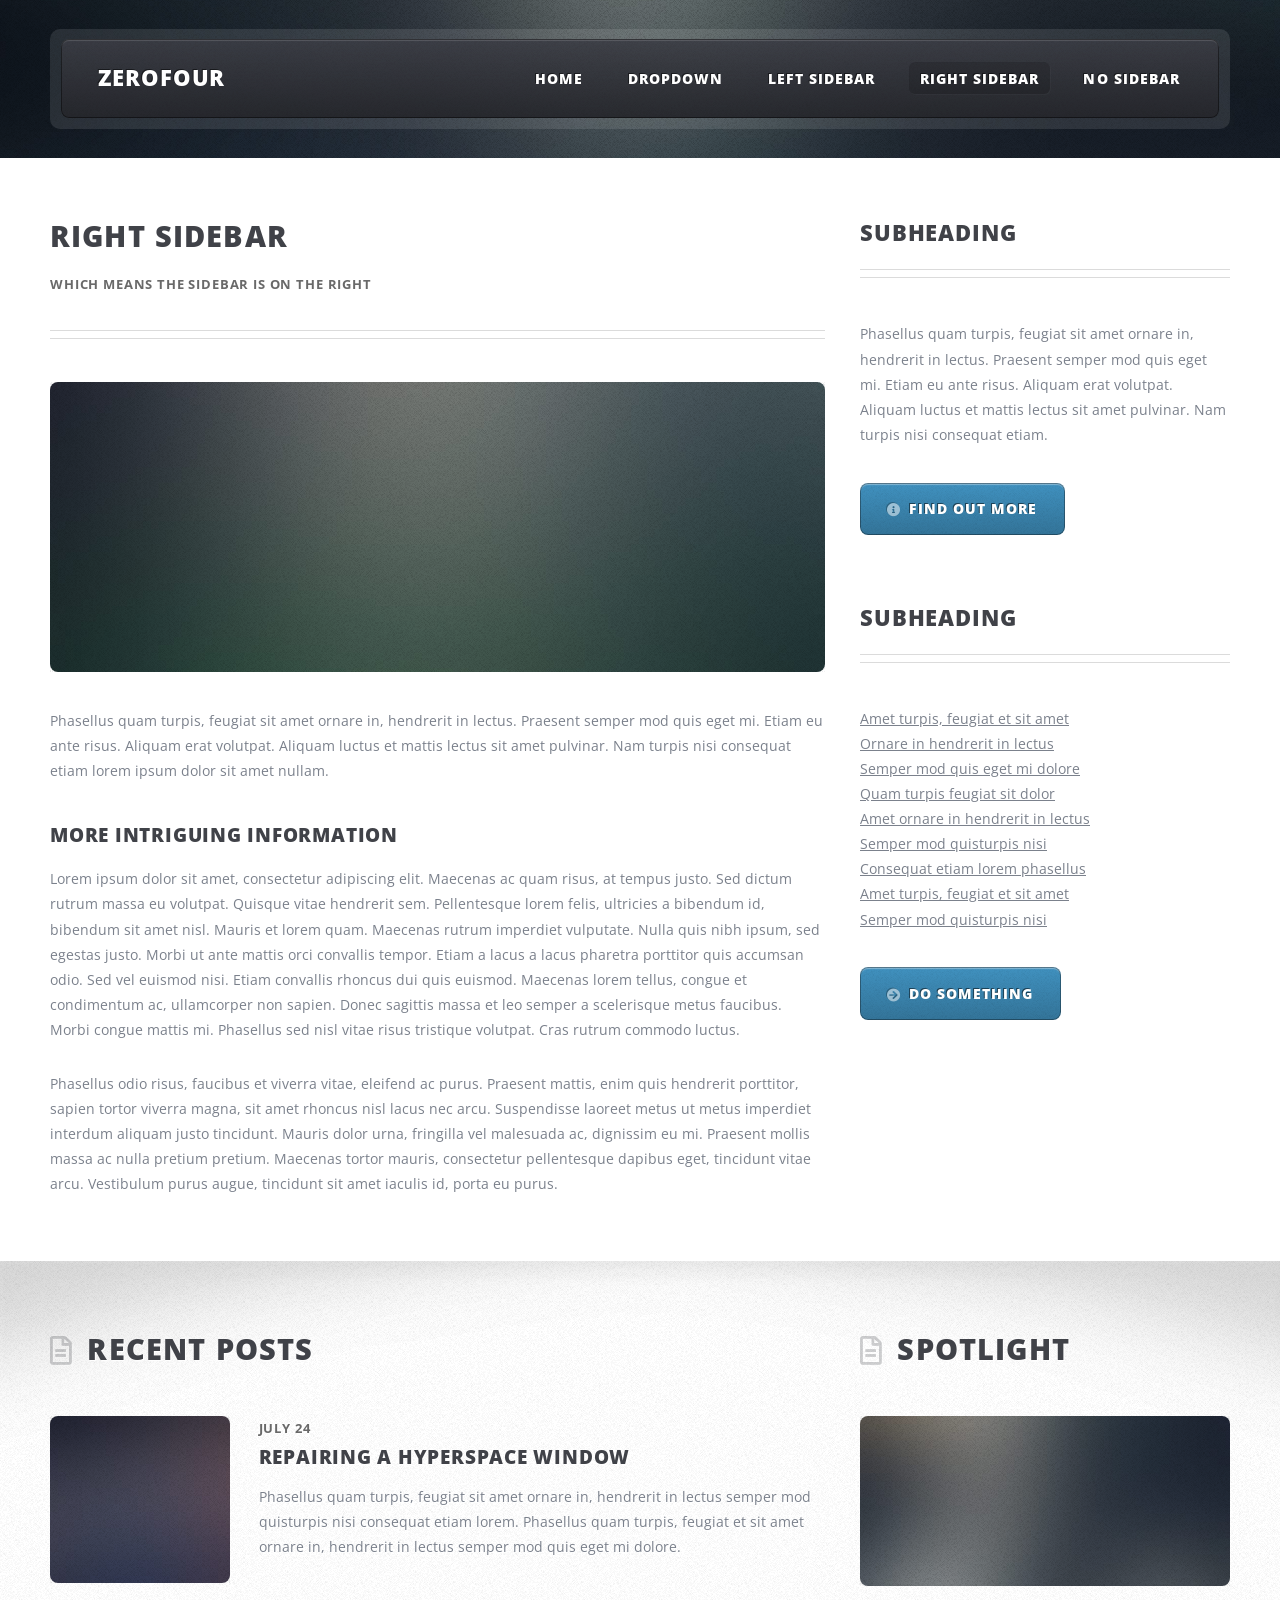
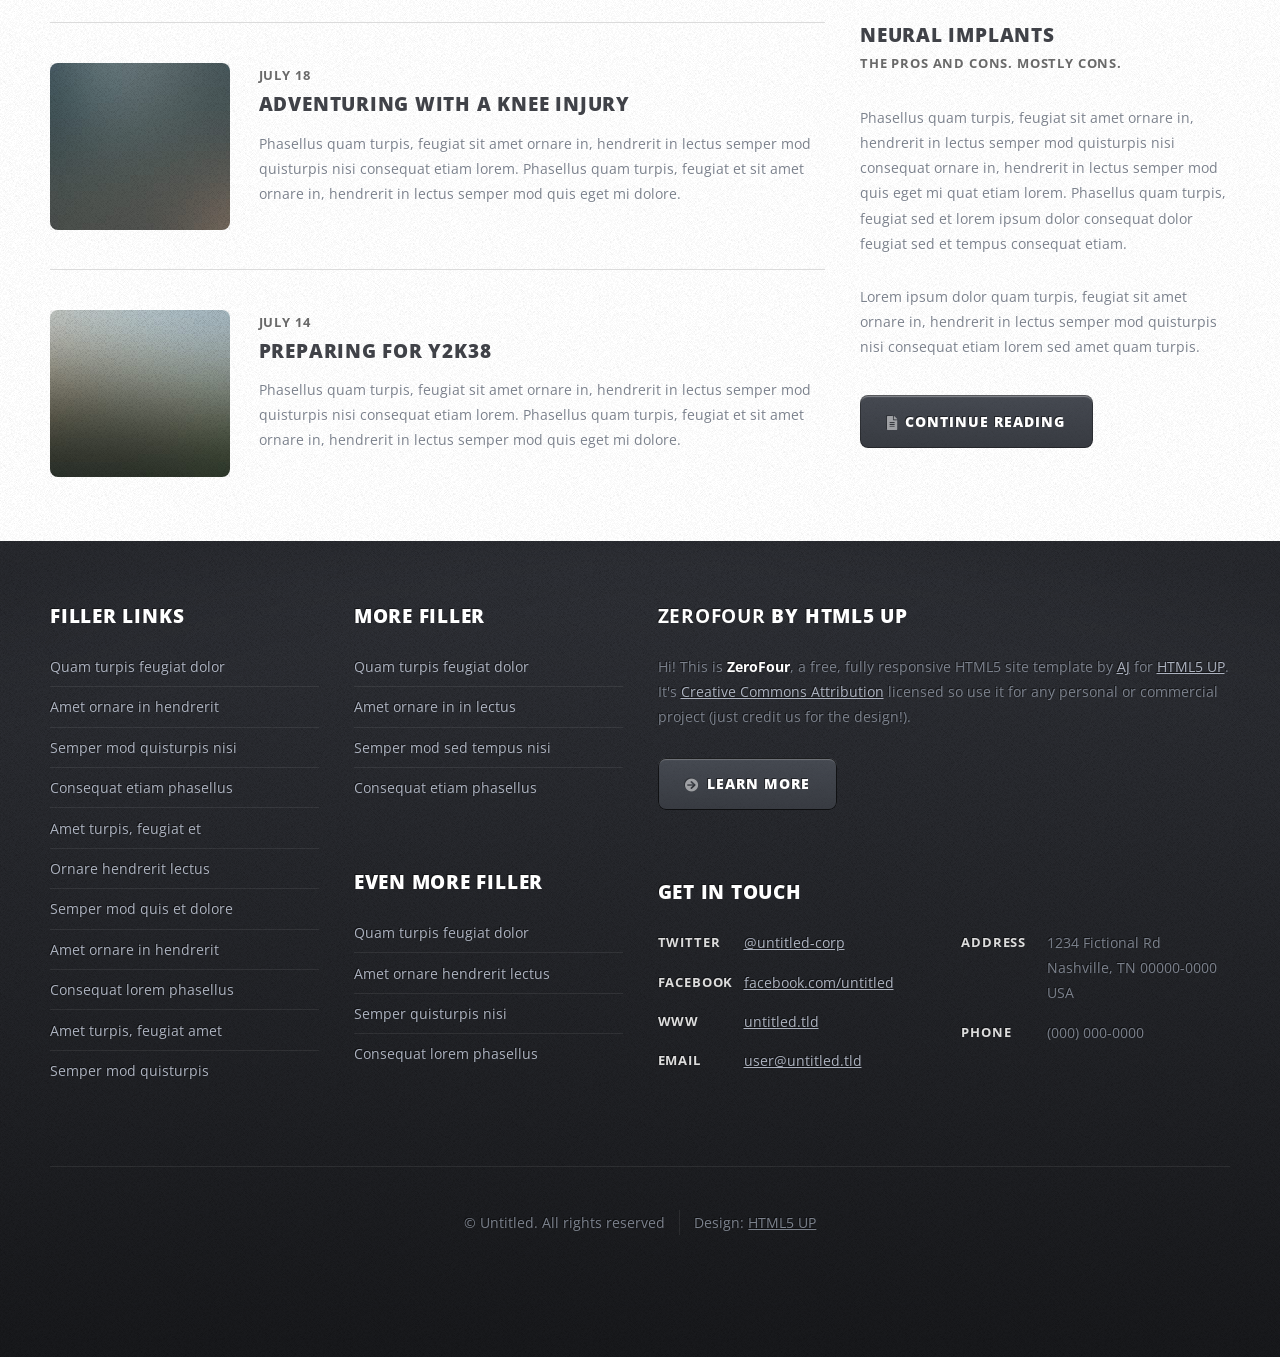
<file: right-sidebar.html>
<!DOCTYPE HTML>
<!--
	ZeroFour by HTML5 UP
	html5up.net | @ajlkn
	Free for personal and commercial use under the CCA 3.0 license (html5up.net/license)
-->
<html>
	<head>
		<title>Right Sidebar - ZeroFour by HTML5 UP</title>
		<meta charset="utf-8" />
		<meta name="viewport" content="width=device-width, initial-scale=1, user-scalable=no" />
		<link rel="stylesheet" href="assets/css/main.css" />
	</head>
	<body class="right-sidebar is-preload">
		<div id="page-wrapper">

			<!-- Header Wrapper -->
				<div id="header-wrapper">
					<div class="container">

						<!-- Header -->
							<header id="header">
								<div class="inner">

									<!-- Logo -->
										<h1><a href="index.html" id="logo">ZeroFour</a></h1>

									<!-- Nav -->
										<nav id="nav">
											<ul>
												<li><a href="index.html">Home</a></li>
												<li>
													<a href="#">Dropdown</a>
													<ul>
														<li><a href="#">Lorem ipsum dolor</a></li>
														<li><a href="#">Magna phasellus</a></li>
														<li>
															<a href="#">Phasellus consequat</a>
															<ul>
																<li><a href="#">Lorem ipsum dolor</a></li>
																<li><a href="#">Phasellus consequat</a></li>
																<li><a href="#">Magna phasellus</a></li>
																<li><a href="#">Etiam dolore nisl</a></li>
															</ul>
														</li>
														<li><a href="#">Veroeros feugiat</a></li>
													</ul>
												</li>
												<li><a href="left-sidebar.html">Left Sidebar</a></li>
												<li class="current_page_item"><a href="right-sidebar.html">Right Sidebar</a></li>
												<li><a href="no-sidebar.html">No Sidebar</a></li>
											</ul>
										</nav>

								</div>
							</header>

					</div>
				</div>

			<!-- Main Wrapper -->
				<div id="main-wrapper">
					<div class="wrapper style2">
						<div class="inner">
							<div class="container">
								<div class="row">
									<div class="col-8 col-12-medium">
										<div id="content">

											<!-- Content -->

												<article>
													<header class="major">
														<h2>Right Sidebar</h2>
														<p>Which means the sidebar is on the right</p>
													</header>

													<span class="image featured"><img src="images/pic08.jpg" alt="" /></span>

													<p>Phasellus quam turpis, feugiat sit amet ornare in, hendrerit in lectus.
													Praesent semper mod quis eget mi. Etiam eu ante risus. Aliquam erat volutpat.
													Aliquam luctus et mattis lectus sit amet pulvinar. Nam turpis nisi
													consequat etiam lorem ipsum dolor sit amet nullam.</p>

													<h3>More intriguing information</h3>
													<p>Lorem ipsum dolor sit amet, consectetur adipiscing elit. Maecenas ac quam risus, at tempus
													justo. Sed dictum rutrum massa eu volutpat. Quisque vitae hendrerit sem. Pellentesque lorem felis,
													ultricies a bibendum id, bibendum sit amet nisl. Mauris et lorem quam. Maecenas rutrum imperdiet
													vulputate. Nulla quis nibh ipsum, sed egestas justo. Morbi ut ante mattis orci convallis tempor.
													Etiam a lacus a lacus pharetra porttitor quis accumsan odio. Sed vel euismod nisi. Etiam convallis
													rhoncus dui quis euismod. Maecenas lorem tellus, congue et condimentum ac, ullamcorper non sapien.
													Donec sagittis massa et leo semper a scelerisque metus faucibus. Morbi congue mattis mi.
													Phasellus sed nisl vitae risus tristique volutpat. Cras rutrum commodo luctus.</p>

													<p>Phasellus odio risus, faucibus et viverra vitae, eleifend ac purus. Praesent mattis, enim
													quis hendrerit porttitor, sapien tortor viverra magna, sit amet rhoncus nisl lacus nec arcu.
													Suspendisse laoreet metus ut metus imperdiet interdum aliquam justo tincidunt. Mauris dolor urna,
													fringilla vel malesuada ac, dignissim eu mi. Praesent mollis massa ac nulla pretium pretium.
													Maecenas tortor mauris, consectetur pellentesque dapibus eget, tincidunt vitae arcu.
													Vestibulum purus augue, tincidunt sit amet iaculis id, porta eu purus.</p>
												</article>

										</div>
									</div>
									<div class="col-4 col-12-medium">
										<div id="sidebar">

											<!-- Sidebar -->

												<section>
													<header class="major">
														<h2>Subheading</h2>
													</header>
													<p>Phasellus quam turpis, feugiat sit amet ornare in, hendrerit in lectus.
													Praesent semper mod quis eget mi. Etiam eu ante risus. Aliquam erat volutpat.
													Aliquam luctus et mattis lectus sit amet pulvinar. Nam turpis nisi
													consequat etiam.</p>
													<footer>
														<a href="#" class="button icon solid fa-info-circle">Find out more</a>
													</footer>
												</section>

												<section>
													<header class="major">
														<h2>Subheading</h2>
													</header>
													<ul class="style2">
														<li><a href="#">Amet turpis, feugiat et sit amet</a></li>
														<li><a href="#">Ornare in hendrerit in lectus</a></li>
														<li><a href="#">Semper mod quis eget mi dolore</a></li>
														<li><a href="#">Quam turpis feugiat sit dolor</a></li>
														<li><a href="#">Amet ornare in hendrerit in lectus</a></li>
														<li><a href="#">Semper mod quisturpis nisi</a></li>
														<li><a href="#">Consequat etiam lorem phasellus</a></li>
														<li><a href="#">Amet turpis, feugiat et sit amet</a></li>
														<li><a href="#">Semper mod quisturpis nisi</a></li>
													</ul>
													<footer>
														<a href="#" class="button icon solid fa-arrow-circle-right">Do Something</a>
													</footer>
												</section>

										</div>
									</div>
								</div>
							</div>
						</div>
					</div>
					<div class="wrapper style3">
						<div class="inner">
							<div class="container">
								<div class="row">
									<div class="col-8 col-12-medium">

										<!-- Article list -->
											<section class="box article-list">
												<h2 class="icon fa-file-alt">Recent Posts</h2>

												<!-- Excerpt -->
													<article class="box excerpt">
														<a href="#" class="image left"><img src="images/pic04.jpg" alt="" /></a>
														<div>
															<header>
																<span class="date">July 24</span>
																<h3><a href="#">Repairing a hyperspace window</a></h3>
															</header>
															<p>Phasellus quam turpis, feugiat sit amet ornare in, hendrerit in lectus
															semper mod quisturpis nisi consequat etiam lorem. Phasellus quam turpis,
															feugiat et sit amet ornare in, hendrerit in lectus semper mod quis eget mi dolore.</p>
														</div>
													</article>

												<!-- Excerpt -->
													<article class="box excerpt">
														<a href="#" class="image left"><img src="images/pic05.jpg" alt="" /></a>
														<div>
															<header>
																<span class="date">July 18</span>
																<h3><a href="#">Adventuring with a knee injury</a></h3>
															</header>
															<p>Phasellus quam turpis, feugiat sit amet ornare in, hendrerit in lectus
															semper mod quisturpis nisi consequat etiam lorem. Phasellus quam turpis,
															feugiat et sit amet ornare in, hendrerit in lectus semper mod quis eget mi dolore.</p>
														</div>
													</article>

												<!-- Excerpt -->
													<article class="box excerpt">
														<a href="#" class="image left"><img src="images/pic06.jpg" alt="" /></a>
														<div>
															<header>
																<span class="date">July 14</span>
																<h3><a href="#">Preparing for Y2K38</a></h3>
															</header>
															<p>Phasellus quam turpis, feugiat sit amet ornare in, hendrerit in lectus
															semper mod quisturpis nisi consequat etiam lorem. Phasellus quam turpis,
															feugiat et sit amet ornare in, hendrerit in lectus semper mod quis eget mi dolore.</p>
														</div>
													</article>

											</section>
									</div>
									<div class="col-4 col-12-medium">

										<!-- Spotlight -->
											<section class="box spotlight">
												<h2 class="icon fa-file-alt">Spotlight</h2>
												<article>
													<a href="#" class="image featured"><img src="images/pic07.jpg" alt=""></a>
													<header>
														<h3><a href="#">Neural Implants</a></h3>
														<p>The pros and cons. Mostly cons.</p>
													</header>
													<p>Phasellus quam turpis, feugiat sit amet ornare in, hendrerit in lectus semper mod
													quisturpis nisi consequat ornare in, hendrerit in lectus semper mod quis eget mi quat etiam
													lorem. Phasellus quam turpis, feugiat sed et lorem ipsum dolor consequat dolor feugiat sed
													et tempus consequat etiam.</p>
													<p>Lorem ipsum dolor quam turpis, feugiat sit amet ornare in, hendrerit in lectus semper
													mod quisturpis nisi consequat etiam lorem sed amet quam turpis.</p>
													<footer>
														<a href="#" class="button alt icon solid fa-file-alt">Continue Reading</a>
													</footer>
												</article>
											</section>

									</div>
								</div>
							</div>
						</div>
					</div>
				</div>

			<!-- Footer Wrapper -->
				<div id="footer-wrapper">
					<footer id="footer" class="container">
						<div class="row">
							<div class="col-3 col-6-medium col-12-small">

								<!-- Links -->
									<section>
										<h2>Filler Links</h2>
										<ul class="divided">
											<li><a href="#">Quam turpis feugiat dolor</a></li>
											<li><a href="#">Amet ornare in hendrerit </a></li>
											<li><a href="#">Semper mod quisturpis nisi</a></li>
											<li><a href="#">Consequat etiam phasellus</a></li>
											<li><a href="#">Amet turpis, feugiat et</a></li>
											<li><a href="#">Ornare hendrerit lectus</a></li>
											<li><a href="#">Semper mod quis et dolore</a></li>
											<li><a href="#">Amet ornare in hendrerit</a></li>
											<li><a href="#">Consequat lorem phasellus</a></li>
											<li><a href="#">Amet turpis, feugiat amet</a></li>
											<li><a href="#">Semper mod quisturpis</a></li>
										</ul>
									</section>

							</div>
							<div class="col-3 col-6-medium col-12-small">

								<!-- Links -->
									<section>
										<h2>More Filler</h2>
										<ul class="divided">
											<li><a href="#">Quam turpis feugiat dolor</a></li>
											<li><a href="#">Amet ornare in in lectus</a></li>
											<li><a href="#">Semper mod sed tempus nisi</a></li>
											<li><a href="#">Consequat etiam phasellus</a></li>
										</ul>
									</section>

								<!-- Links -->
									<section>
										<h2>Even More Filler</h2>
										<ul class="divided">
											<li><a href="#">Quam turpis feugiat dolor</a></li>
											<li><a href="#">Amet ornare hendrerit lectus</a></li>
											<li><a href="#">Semper quisturpis nisi</a></li>
											<li><a href="#">Consequat lorem phasellus</a></li>
										</ul>
									</section>

							</div>
							<div class="col-6 col-12-medium imp-medium">

								<!-- About -->
									<section>
										<h2><strong>ZeroFour</strong> by HTML5 UP</h2>
										<p>Hi! This is <strong>ZeroFour</strong>, a free, fully responsive HTML5 site
										template by <a href="http://twitter.com/ajlkn">AJ</a> for <a href="http://html5up.net/">HTML5 UP</a>.
										It's <a href="http://html5up.net/license/">Creative Commons Attribution</a>
										licensed so use it for any personal or commercial project (just credit us
										for the design!).</p>
										<a href="#" class="button alt icon solid fa-arrow-circle-right">Learn More</a>
									</section>

								<!-- Contact -->
									<section>
										<h2>Get in touch</h2>
										<div>
											<div class="row">
												<div class="col-6 col-12-small">
													<dl class="contact">
														<dt>Twitter</dt>
														<dd><a href="#">@untitled-corp</a></dd>
														<dt>Facebook</dt>
														<dd><a href="#">facebook.com/untitled</a></dd>
														<dt>WWW</dt>
														<dd><a href="#">untitled.tld</a></dd>
														<dt>Email</dt>
														<dd><a href="#">user@untitled.tld</a></dd>
													</dl>
												</div>
												<div class="col-6 col-12-small">
													<dl class="contact">
														<dt>Address</dt>
														<dd>
															1234 Fictional Rd<br />
															Nashville, TN 00000-0000<br />
															USA
														</dd>
														<dt>Phone</dt>
														<dd>(000) 000-0000</dd>
													</dl>
												</div>
											</div>
										</div>
									</section>

							</div>
							<div class="col-12">
								<div id="copyright">
									<ul class="menu">
										<li>&copy; Untitled. All rights reserved</li><li>Design: <a href="http://html5up.net">HTML5 UP</a></li>
									</ul>
								</div>
							</div>
						</div>
					</footer>
				</div>

		</div>

		<!-- Scripts -->
			<script src="assets/js/jquery.min.js"></script>
			<script src="assets/js/jquery.dropotron.min.js"></script>
			<script src="assets/js/browser.min.js"></script>
			<script src="assets/js/breakpoints.min.js"></script>
			<script src="assets/js/util.js"></script>
			<script src="assets/js/main.js"></script>

	</body>
</html>
</file>
<file: style.css>
:root{--bg:#07080d;--surface:#0c0d13;--surface2:#10121a;--border:#252832;--text:#f1f3f8;--muted:#98a3bb;--purple:#cc40e8;--blue:#20c8eb;--green:#18d7d7}*{box-sizing:border-box}html{scroll-behavior:smooth;scroll-padding-top:78px}body{margin:0;background:var(--bg);color:var(--text);font-family:Inter,ui-sans-serif,system-ui,-apple-system,BlinkMacSystemFont,"Segoe UI",sans-serif;line-height:1.45}a{color:inherit;text-decoration:none}.site-header{height:64px;position:sticky;top:0;z-index:50;display:flex;align-items:center;justify-content:space-between;padding:0 24px;background:rgba(7,8,13,.94);border-bottom:1px solid #151720;backdrop-filter:blur(14px)}.brand{display:flex;align-items:center;gap:10px;font-weight:900;letter-spacing:.03em}.brand-icon{width:35px;height:35px;border-radius:9px;background:linear-gradient(135deg,var(--purple),var(--blue));display:grid;align-content:center;gap:4px;padding:8px;box-shadow:inset 0 0 0 1px rgba(255,255,255,.2)}.brand-icon i{display:block;height:5px;border:2px solid #121522;border-radius:2px}.brand-name{font-size:19px}.brand-name b{color:var(--blue)}.nav{display:flex;align-items:center;gap:32px;font-size:14px;color:#cbd0dd}.nav a{transition:.2s color}.nav a:hover{color:#fff}.nav-cta{color:#0b0d13!important;font-weight:800;padding:9px 17px;border-radius:9px;background:linear-gradient(100deg,var(--purple),var(--blue))}.menu-btn{display:none;background:none;border:1px solid var(--border);color:#fff;border-radius:8px;font-size:20px;padding:7px 10px}.section{max-width:1120px;margin:0 auto;padding:92px 24px}.hero{min-height:596px;text-align:center;display:flex;flex-direction:column;align-items:center;justify-content:center;position:relative;overflow:hidden}.hero-glow{position:absolute;width:760px;height:500px;left:50%;top:45%;transform:translate(-50%,-50%);background:radial-gradient(circle at 30% 50%,rgba(181,52,215,.20),transparent 43%),radial-gradient(circle at 70% 55%,rgba(23,204,226,.18),transparent 44%);filter:blur(14px);pointer-events:none}.pill,.hero h1,.hero-copy,.hero-actions,.fine{position:relative}.pill{padding:5px 14px;border:1px solid #1b7180;border-radius:999px;background:#0c2430;color:#58d8ea;font-size:13px}.hero h1{font-size:clamp(48px,6.5vw,76px);line-height:.96;letter-spacing:-.045em;margin:25px 0 25px}.hero h1 span{background:linear-gradient(95deg,#dc4adf,#20cbe7);-webkit-background-clip:text;background-clip:text;color:transparent}.hero-copy{max-width:705px;color:#c7ccda;font-size:20px}.hero-actions{display:flex;gap:16px;margin-top:30px}.btn{min-height:46px;padding:0 28px;display:inline-flex;align-items:center;justify-content:center;border-radius:11px;border:1px solid transparent;font-weight:800;font-size:16px;cursor:pointer}.btn.primary{background:linear-gradient(105deg,var(--purple),var(--blue));color:#090b10;box-shadow:0 12px 24px rgba(22,169,214,.15)}.btn.secondary{border-color:#2a303b;background:#0a0c12;color:#ecf0f7}.fine{margin-top:21px;color:#5f6a80;font-size:12px;font-style:italic}.stats{border-top:1px solid #1a1c24;border-bottom:1px solid #1a1c24;display:grid;grid-template-columns:repeat(4,1fr);padding:42px max(24px,calc((100% - 980px)/2));gap:35px;background:#0a0b10;text-align:center}.stats strong{display:block;font-size:37px;background:linear-gradient(90deg,#b566ff,#39d6f1);-webkit-background-clip:text;background-clip:text;color:transparent}.stats span{color:#8994aa;font-size:14px}.section-title{text-align:center;margin-bottom:55px}.section-title h2{font-size:48px;letter-spacing:-.035em;margin:0 0 8px}.section-title h2 span{color:#58657c}.section-title p{color:#96a1b7;font-size:17px;margin:0}.pricing-grid,.testimonial-grid{display:grid;grid-template-columns:repeat(3,1fr);gap:24px}.price-card,.feature-grid article,.testimonial-grid article{background:#0c0d13;border:1px solid #272a32;border-radius:16px}.price-card{padding:30px 28px;position:relative}.price-card.featured{background:linear-gradient(180deg,#0b171d,#0b1015);border-color:#0e91aa;box-shadow:0 10px 30px rgba(0,186,219,.08)}.popular{position:absolute;top:-13px;left:50%;transform:translateX(-50%);padding:5px 13px;border-radius:999px;background:linear-gradient(100deg,var(--purple),var(--blue));color:#090a0e;font-size:12px;font-weight:900}.price-card h3{font-size:23px;margin:0}.price-card small{color:#6f7e98}.price-card>p{color:#98a5bc;min-height:44px}.price{font-size:40px;font-weight:900;margin:35px 0 18px}.price em{font-style:normal;color:#66748d;font-size:14px;font-weight:400}.price-card ul{list-style:none;padding:0;margin:0 0 28px}.price-card li{color:#c4cbd8;padding:7px 0;font-size:14px}.price-card li:before{content:'✓';color:#10dbf3;margin-right:10px}.full{width:100%}.features{max-width:1120px}.feature-grid{display:grid;grid-template-columns:repeat(3,1fr);gap:20px}.feature-grid article{padding:25px 24px;min-height:185px}.icon{width:44px;height:44px;border-radius:12px;display:grid;place-items:center;background:linear-gradient(135deg,rgba(200,61,226,.22),rgba(24,199,230,.18));color:#10d8f4;font-size:25px;margin-bottom:17px}.feature-grid h3{font-size:20px;margin:0 0 9px}.feature-grid p{color:#95a2b8;margin:0}.testimonials{padding-bottom:80px}.testimonial-grid article{padding:25px}.stars{color:#df61eb;letter-spacing:4px;font-size:19px}.testimonial-grid blockquote{margin:18px 0;color:#c7cedb;line-height:1.55;min-height:70px}.person{display:flex;align-items:center;gap:12px}.person>span{width:40px;height:40px;border-radius:50%;display:grid;place-items:center;background:linear-gradient(135deg,var(--purple),var(--blue));color:#0a0b10;font-weight:800}.person b,.person small{display:block}.person small{color:#66748d}.cta-wrap{padding-top:85px}.cta-card{text-align:center;border:1px solid #30303a;border-radius:23px;padding:52px 24px;background:radial-gradient(circle at 88% 10%,rgba(202,54,218,.25),transparent 40%),radial-gradient(circle at 0 100%,rgba(19,195,222,.22),transparent 42%),#11111b}.cta-card h2{font-size:49px;letter-spacing:-.03em;margin:0 0 8px}.cta-card p{color:#c7ccdb;font-size:17px;max-width:570px;margin:0 auto 34px}footer{border-top:1px solid #171923;padding:52px 24px 24px}.footer-grid{max-width:1210px;margin:auto;display:grid;grid-template-columns:1.4fr repeat(4,1fr);gap:48px}.footer-grid p,.footer-grid a{color:#8f9ab0;font-size:14px}.footer-grid h4{margin:0 0 16px}.footer-grid>div:not(:first-child){display:flex;flex-direction:column;gap:13px}.copyright{max-width:1210px;margin:45px auto 0;padding-top:22px;border-top:1px solid #171923;display:flex;justify-content:space-between;color:#59657c;font-size:12px}.copyright em{font-style:italic}.toast{position:fixed;right:24px;bottom:24px;z-index:100;max-width:360px;padding:16px 18px;border-radius:12px;background:#121621;border:1px solid #2c8291;box-shadow:0 18px 50px #0008;transform:translateY(140%);transition:.3s transform}.toast.show{transform:translateY(0)}.toast b{color:#39d9ef;margin-right:8px}.toast span{color:#d6dce6}@media(max-width:840px){.nav{display:none;position:absolute;top:64px;left:0;right:0;padding:18px 24px;background:#090a0f;border-bottom:1px solid #242630;flex-direction:column;align-items:stretch;gap:6px}.nav.open{display:flex}.nav a{padding:12px;border-radius:8px}.menu-btn{display:block}.pricing-grid,.feature-grid,.testimonial-grid{grid-template-columns:1fr}.stats{grid-template-columns:1fr 1fr}.footer-grid{grid-template-columns:1fr 1fr}.section-title h2,.cta-card h2{font-size:38px}}@media(max-width:520px){.site-header{padding:0 14px}.hero{padding-top:70px;padding-bottom:70px;min-height:auto}.hero h1{font-size:46px}.hero-copy{font-size:17px}.hero-actions{width:100%;flex-direction:column}.hero-actions .btn{width:100%}.stats{grid-template-columns:1fr 1fr;padding:30px 16px}.stats strong{font-size:31px}.section{padding:70px 16px}.footer-grid{grid-template-columns:1fr 1fr;gap:32px}.footer-grid>div:first-child{grid-column:1/-1}.copyright{flex-direction:column;gap:10px}.cta-card{padding:38px 17px}}

.pricing-note {
    margin: 28px auto 0;
    text-align: center;
    color: #64748b;
    font-size: 13px;
    font-style: italic;
}
</file>
<file: assets/css/main.css>
@import url("https://fonts.googleapis.com/css?family=Open+Sans:400,400italic,700,800");
@import url("fontawesome-all.min.css");

/*
	ZeroFour by HTML5 UP
	html5up.net | @ajlkn
	Free for personal and commercial use under the CCA 3.0 license (html5up.net/license)
*/

html, body, div, span, applet, object,
iframe, h1, h2, h3, h4, h5, h6, p, blockquote,
pre, a, abbr, acronym, address, big, cite,
code, del, dfn, em, img, ins, kbd, q, s, samp,
small, strike, strong, sub, sup, tt, var, b,
u, i, center, dl, dt, dd, ol, ul, li, fieldset,
form, label, legend, table, caption, tbody,
tfoot, thead, tr, th, td, article, aside,
canvas, details, embed, figure, figcaption,
footer, header, hgroup, menu, nav, output, ruby,
section, summary, time, mark, audio, video {
	margin: 0;
	padding: 0;
	border: 0;
	font-size: 100%;
	font: inherit;
	vertical-align: baseline;}

article, aside, details, figcaption, figure,
footer, header, hgroup, menu, nav, section {
	display: block;}

body {
	line-height: 1;
}

ol, ul {
	list-style: none;
}

blockquote, q {
	quotes: none;
}

	blockquote:before, blockquote:after, q:before, q:after {
		content: '';
		content: none;
	}

table {
	border-collapse: collapse;
	border-spacing: 0;
}

body {
	-webkit-text-size-adjust: none;
}

mark {
	background-color: transparent;
	color: inherit;
}

input::-moz-focus-inner {
	border: 0;
	padding: 0;
}

input, select, textarea {
	-moz-appearance: none;
	-webkit-appearance: none;
	-ms-appearance: none;
	appearance: none;
}

/* Basic */

	html {
		box-sizing: border-box;
	}

	*, *:before, *:after {
		box-sizing: inherit;
	}

	@-ms-viewport {
		width: device-width;
	}

	body {
		background: #303238 url("images/bg01.png");
	}

		body.is-preload * {
			-moz-transition: none !important;
			-webkit-transition: none !important;
			-ms-transition: none !important;
			transition: none !important;
			-moz-animation: none !important;
			-webkit-animation: none !important;
			-ms-animation: none !important;
			animation: none !important;
		}

	body, input, select, textarea {
		font-family: 'Open Sans', sans-serif;
		color: #7b818c;
		font-weight: 400;
		font-size: 11pt;
		line-height: 1.85em;
	}

	a {
		color: inherit;
		text-decoration: underline;
	}

		a:hover {
			text-decoration: none;
		}

	h1, h2, h3, h4, h5, h6 {
		text-transform: uppercase;
		font-weight: 800;
		letter-spacing: 0.04em;
		color: #404248;
		margin: 0 0 1em 0;
	}

	h1 a, h2 a, h3 a, h4 a, h5 a, h6 a {
		color: inherit;
		text-decoration: none;
		outline: 0;
	}

	h2 {
		font-size: 2em;
		margin: 0 0 1.5em 0;
		line-height: 1em;
	}

		h2.icon {
			line-height: 48px;
		}

			h2.icon:before {
				position: relative;
				top: 0.05em;
				margin-right: 0.5em;
				opacity: 0.25;
			}

	h3 {
		font-size: 1.35em;
		margin-top: 2em;
	}

	b, strong {
		color: #404248;
		font-weight: 700;
	}

	i, em {
		font-style: italic;
	}

	br.clear {
		clear: both;
	}

	sub {
		position: relative;
		top: 0.5em;
		font-size: 0.8em;
	}

	sup {
		position: relative;
		top: -0.5em;
		font-size: 0.8em;
	}

	hr {
		border: 0;
		border-top: solid 1px #ddd;
	}

	blockquote {
		border-left: solid 0.5em #ddd;
		padding: 1em 0 1em 2em;
		font-style: italic;
	}

	p, ul, ol, dl, table {
		margin-bottom: 2em;
	}

	.date {
		display: block;
		text-transform: uppercase;
		font-weight: 700;
		letter-spacing: 0.065em;
		font-size: 0.9em;
		color: #696969;
		margin: 0 0 0.25em 0;
	}

/* Container */

	.container {
		margin: 0 auto;
		max-width: calc(100% - 100px);
		width: 1200px;
	}

		@media screen and (max-width: 1280px) {

			.container {
				width: 100%;
			}

		}

		@media screen and (max-width: 980px) {

			.container {
				width: 100%;
			}

		}

		@media screen and (max-width: 736px) {

			.container {
				width: 100%;
				max-width: 100%;
			}

		}

/* Row */

	.row {
		display: flex;
		flex-wrap: wrap;
		box-sizing: border-box;
		align-items: stretch;
	}

		.row > * {
			box-sizing: border-box;
		}

		.row.gtr-uniform > * > :last-child {
			margin-bottom: 0;
		}

		.row.aln-left {
			justify-content: flex-start;
		}

		.row.aln-center {
			justify-content: center;
		}

		.row.aln-right {
			justify-content: flex-end;
		}

		.row.aln-top {
			align-items: flex-start;
		}

		.row.aln-middle {
			align-items: center;
		}

		.row.aln-bottom {
			align-items: flex-end;
		}

		.row > .imp {
			order: -1;
		}

		.row > .col-1 {
			width: 8.33333%;
		}

		.row > .off-1 {
			margin-left: 8.33333%;
		}

		.row > .col-2 {
			width: 16.66667%;
		}

		.row > .off-2 {
			margin-left: 16.66667%;
		}

		.row > .col-3 {
			width: 25%;
		}

		.row > .off-3 {
			margin-left: 25%;
		}

		.row > .col-4 {
			width: 33.33333%;
		}

		.row > .off-4 {
			margin-left: 33.33333%;
		}

		.row > .col-5 {
			width: 41.66667%;
		}

		.row > .off-5 {
			margin-left: 41.66667%;
		}

		.row > .col-6 {
			width: 50%;
		}

		.row > .off-6 {
			margin-left: 50%;
		}

		.row > .col-7 {
			width: 58.33333%;
		}

		.row > .off-7 {
			margin-left: 58.33333%;
		}

		.row > .col-8 {
			width: 66.66667%;
		}

		.row > .off-8 {
			margin-left: 66.66667%;
		}

		.row > .col-9 {
			width: 75%;
		}

		.row > .off-9 {
			margin-left: 75%;
		}

		.row > .col-10 {
			width: 83.33333%;
		}

		.row > .off-10 {
			margin-left: 83.33333%;
		}

		.row > .col-11 {
			width: 91.66667%;
		}

		.row > .off-11 {
			margin-left: 91.66667%;
		}

		.row > .col-12 {
			width: 100%;
		}

		.row > .off-12 {
			margin-left: 100%;
		}

		.row.gtr-0 {
			margin-top: 0px;
			margin-left: 0px;
		}

			.row.gtr-0 > * {
				padding: 0px 0 0 0px;
			}

			.row.gtr-0.gtr-uniform {
				margin-top: 0px;
			}

				.row.gtr-0.gtr-uniform > * {
					padding-top: 0px;
				}

		.row.gtr-25 {
			margin-top: -12.5px;
			margin-left: -12.5px;
		}

			.row.gtr-25 > * {
				padding: 12.5px 0 0 12.5px;
			}

			.row.gtr-25.gtr-uniform {
				margin-top: -12.5px;
			}

				.row.gtr-25.gtr-uniform > * {
					padding-top: 12.5px;
				}

		.row.gtr-50 {
			margin-top: -25px;
			margin-left: -25px;
		}

			.row.gtr-50 > * {
				padding: 25px 0 0 25px;
			}

			.row.gtr-50.gtr-uniform {
				margin-top: -25px;
			}

				.row.gtr-50.gtr-uniform > * {
					padding-top: 25px;
				}

		.row {
			margin-top: -50px;
			margin-left: -50px;
		}

			.row > * {
				padding: 50px 0 0 50px;
			}

			.row.gtr-uniform {
				margin-top: -50px;
			}

				.row.gtr-uniform > * {
					padding-top: 50px;
				}

		.row.gtr-150 {
			margin-top: -75px;
			margin-left: -75px;
		}

			.row.gtr-150 > * {
				padding: 75px 0 0 75px;
			}

			.row.gtr-150.gtr-uniform {
				margin-top: -75px;
			}

				.row.gtr-150.gtr-uniform > * {
					padding-top: 75px;
				}

		.row.gtr-200 {
			margin-top: -100px;
			margin-left: -100px;
		}

			.row.gtr-200 > * {
				padding: 100px 0 0 100px;
			}

			.row.gtr-200.gtr-uniform {
				margin-top: -100px;
			}

				.row.gtr-200.gtr-uniform > * {
					padding-top: 100px;
				}

		@media screen and (max-width: 1280px) {

			.row {
				display: flex;
				flex-wrap: wrap;
				box-sizing: border-box;
				align-items: stretch;
			}

				.row > * {
					box-sizing: border-box;
				}

				.row.gtr-uniform > * > :last-child {
					margin-bottom: 0;
				}

				.row.aln-left {
					justify-content: flex-start;
				}

				.row.aln-center {
					justify-content: center;
				}

				.row.aln-right {
					justify-content: flex-end;
				}

				.row.aln-top {
					align-items: flex-start;
				}

				.row.aln-middle {
					align-items: center;
				}

				.row.aln-bottom {
					align-items: flex-end;
				}

				.row > .imp-large {
					order: -1;
				}

				.row > .col-1-large {
					width: 8.33333%;
				}

				.row > .off-1-large {
					margin-left: 8.33333%;
				}

				.row > .col-2-large {
					width: 16.66667%;
				}

				.row > .off-2-large {
					margin-left: 16.66667%;
				}

				.row > .col-3-large {
					width: 25%;
				}

				.row > .off-3-large {
					margin-left: 25%;
				}

				.row > .col-4-large {
					width: 33.33333%;
				}

				.row > .off-4-large {
					margin-left: 33.33333%;
				}

				.row > .col-5-large {
					width: 41.66667%;
				}

				.row > .off-5-large {
					margin-left: 41.66667%;
				}

				.row > .col-6-large {
					width: 50%;
				}

				.row > .off-6-large {
					margin-left: 50%;
				}

				.row > .col-7-large {
					width: 58.33333%;
				}

				.row > .off-7-large {
					margin-left: 58.33333%;
				}

				.row > .col-8-large {
					width: 66.66667%;
				}

				.row > .off-8-large {
					margin-left: 66.66667%;
				}

				.row > .col-9-large {
					width: 75%;
				}

				.row > .off-9-large {
					margin-left: 75%;
				}

				.row > .col-10-large {
					width: 83.33333%;
				}

				.row > .off-10-large {
					margin-left: 83.33333%;
				}

				.row > .col-11-large {
					width: 91.66667%;
				}

				.row > .off-11-large {
					margin-left: 91.66667%;
				}

				.row > .col-12-large {
					width: 100%;
				}

				.row > .off-12-large {
					margin-left: 100%;
				}

				.row.gtr-0 {
					margin-top: 0px;
					margin-left: 0px;
				}

					.row.gtr-0 > * {
						padding: 0px 0 0 0px;
					}

					.row.gtr-0.gtr-uniform {
						margin-top: 0px;
					}

						.row.gtr-0.gtr-uniform > * {
							padding-top: 0px;
						}

				.row.gtr-25 {
					margin-top: -8.75px;
					margin-left: -8.75px;
				}

					.row.gtr-25 > * {
						padding: 8.75px 0 0 8.75px;
					}

					.row.gtr-25.gtr-uniform {
						margin-top: -8.75px;
					}

						.row.gtr-25.gtr-uniform > * {
							padding-top: 8.75px;
						}

				.row.gtr-50 {
					margin-top: -17.5px;
					margin-left: -17.5px;
				}

					.row.gtr-50 > * {
						padding: 17.5px 0 0 17.5px;
					}

					.row.gtr-50.gtr-uniform {
						margin-top: -17.5px;
					}

						.row.gtr-50.gtr-uniform > * {
							padding-top: 17.5px;
						}

				.row {
					margin-top: -35px;
					margin-left: -35px;
				}

					.row > * {
						padding: 35px 0 0 35px;
					}

					.row.gtr-uniform {
						margin-top: -35px;
					}

						.row.gtr-uniform > * {
							padding-top: 35px;
						}

				.row.gtr-150 {
					margin-top: -52.5px;
					margin-left: -52.5px;
				}

					.row.gtr-150 > * {
						padding: 52.5px 0 0 52.5px;
					}

					.row.gtr-150.gtr-uniform {
						margin-top: -52.5px;
					}

						.row.gtr-150.gtr-uniform > * {
							padding-top: 52.5px;
						}

				.row.gtr-200 {
					margin-top: -70px;
					margin-left: -70px;
				}

					.row.gtr-200 > * {
						padding: 70px 0 0 70px;
					}

					.row.gtr-200.gtr-uniform {
						margin-top: -70px;
					}

						.row.gtr-200.gtr-uniform > * {
							padding-top: 70px;
						}

		}

		@media screen and (max-width: 980px) {

			.row {
				display: flex;
				flex-wrap: wrap;
				box-sizing: border-box;
				align-items: stretch;
			}

				.row > * {
					box-sizing: border-box;
				}

				.row.gtr-uniform > * > :last-child {
					margin-bottom: 0;
				}

				.row.aln-left {
					justify-content: flex-start;
				}

				.row.aln-center {
					justify-content: center;
				}

				.row.aln-right {
					justify-content: flex-end;
				}

				.row.aln-top {
					align-items: flex-start;
				}

				.row.aln-middle {
					align-items: center;
				}

				.row.aln-bottom {
					align-items: flex-end;
				}

				.row > .imp-medium {
					order: -1;
				}

				.row > .col-1-medium {
					width: 8.33333%;
				}

				.row > .off-1-medium {
					margin-left: 8.33333%;
				}

				.row > .col-2-medium {
					width: 16.66667%;
				}

				.row > .off-2-medium {
					margin-left: 16.66667%;
				}

				.row > .col-3-medium {
					width: 25%;
				}

				.row > .off-3-medium {
					margin-left: 25%;
				}

				.row > .col-4-medium {
					width: 33.33333%;
				}

				.row > .off-4-medium {
					margin-left: 33.33333%;
				}

				.row > .col-5-medium {
					width: 41.66667%;
				}

				.row > .off-5-medium {
					margin-left: 41.66667%;
				}

				.row > .col-6-medium {
					width: 50%;
				}

				.row > .off-6-medium {
					margin-left: 50%;
				}

				.row > .col-7-medium {
					width: 58.33333%;
				}

				.row > .off-7-medium {
					margin-left: 58.33333%;
				}

				.row > .col-8-medium {
					width: 66.66667%;
				}

				.row > .off-8-medium {
					margin-left: 66.66667%;
				}

				.row > .col-9-medium {
					width: 75%;
				}

				.row > .off-9-medium {
					margin-left: 75%;
				}

				.row > .col-10-medium {
					width: 83.33333%;
				}

				.row > .off-10-medium {
					margin-left: 83.33333%;
				}

				.row > .col-11-medium {
					width: 91.66667%;
				}

				.row > .off-11-medium {
					margin-left: 91.66667%;
				}

				.row > .col-12-medium {
					width: 100%;
				}

				.row > .off-12-medium {
					margin-left: 100%;
				}

				.row.gtr-0 {
					margin-top: 0px;
					margin-left: 0px;
				}

					.row.gtr-0 > * {
						padding: 0px 0 0 0px;
					}

					.row.gtr-0.gtr-uniform {
						margin-top: 0px;
					}

						.row.gtr-0.gtr-uniform > * {
							padding-top: 0px;
						}

				.row.gtr-25 {
					margin-top: -12.5px;
					margin-left: -12.5px;
				}

					.row.gtr-25 > * {
						padding: 12.5px 0 0 12.5px;
					}

					.row.gtr-25.gtr-uniform {
						margin-top: -12.5px;
					}

						.row.gtr-25.gtr-uniform > * {
							padding-top: 12.5px;
						}

				.row.gtr-50 {
					margin-top: -25px;
					margin-left: -25px;
				}

					.row.gtr-50 > * {
						padding: 25px 0 0 25px;
					}

					.row.gtr-50.gtr-uniform {
						margin-top: -25px;
					}

						.row.gtr-50.gtr-uniform > * {
							padding-top: 25px;
						}

				.row {
					margin-top: -50px;
					margin-left: -50px;
				}

					.row > * {
						padding: 50px 0 0 50px;
					}

					.row.gtr-uniform {
						margin-top: -50px;
					}

						.row.gtr-uniform > * {
							padding-top: 50px;
						}

				.row.gtr-150 {
					margin-top: -75px;
					margin-left: -75px;
				}

					.row.gtr-150 > * {
						padding: 75px 0 0 75px;
					}

					.row.gtr-150.gtr-uniform {
						margin-top: -75px;
					}

						.row.gtr-150.gtr-uniform > * {
							padding-top: 75px;
						}

				.row.gtr-200 {
					margin-top: -100px;
					margin-left: -100px;
				}

					.row.gtr-200 > * {
						padding: 100px 0 0 100px;
					}

					.row.gtr-200.gtr-uniform {
						margin-top: -100px;
					}

						.row.gtr-200.gtr-uniform > * {
							padding-top: 100px;
						}

		}

		@media screen and (max-width: 736px) {

			.row {
				display: flex;
				flex-wrap: wrap;
				box-sizing: border-box;
				align-items: stretch;
			}

				.row > * {
					box-sizing: border-box;
				}

				.row.gtr-uniform > * > :last-child {
					margin-bottom: 0;
				}

				.row.aln-left {
					justify-content: flex-start;
				}

				.row.aln-center {
					justify-content: center;
				}

				.row.aln-right {
					justify-content: flex-end;
				}

				.row.aln-top {
					align-items: flex-start;
				}

				.row.aln-middle {
					align-items: center;
				}

				.row.aln-bottom {
					align-items: flex-end;
				}

				.row > .imp-small {
					order: -1;
				}

				.row > .col-1-small {
					width: 8.33333%;
				}

				.row > .off-1-small {
					margin-left: 8.33333%;
				}

				.row > .col-2-small {
					width: 16.66667%;
				}

				.row > .off-2-small {
					margin-left: 16.66667%;
				}

				.row > .col-3-small {
					width: 25%;
				}

				.row > .off-3-small {
					margin-left: 25%;
				}

				.row > .col-4-small {
					width: 33.33333%;
				}

				.row > .off-4-small {
					margin-left: 33.33333%;
				}

				.row > .col-5-small {
					width: 41.66667%;
				}

				.row > .off-5-small {
					margin-left: 41.66667%;
				}

				.row > .col-6-small {
					width: 50%;
				}

				.row > .off-6-small {
					margin-left: 50%;
				}

				.row > .col-7-small {
					width: 58.33333%;
				}

				.row > .off-7-small {
					margin-left: 58.33333%;
				}

				.row > .col-8-small {
					width: 66.66667%;
				}

				.row > .off-8-small {
					margin-left: 66.66667%;
				}

				.row > .col-9-small {
					width: 75%;
				}

				.row > .off-9-small {
					margin-left: 75%;
				}

				.row > .col-10-small {
					width: 83.33333%;
				}

				.row > .off-10-small {
					margin-left: 83.33333%;
				}

				.row > .col-11-small {
					width: 91.66667%;
				}

				.row > .off-11-small {
					margin-left: 91.66667%;
				}

				.row > .col-12-small {
					width: 100%;
				}

				.row > .off-12-small {
					margin-left: 100%;
				}

				.row.gtr-0 {
					margin-top: 0px;
					margin-left: 0px;
				}

					.row.gtr-0 > * {
						padding: 0px 0 0 0px;
					}

					.row.gtr-0.gtr-uniform {
						margin-top: 0px;
					}

						.row.gtr-0.gtr-uniform > * {
							padding-top: 0px;
						}

				.row.gtr-25 {
					margin-top: -2.5px;
					margin-left: -2.5px;
				}

					.row.gtr-25 > * {
						padding: 2.5px 0 0 2.5px;
					}

					.row.gtr-25.gtr-uniform {
						margin-top: -2.5px;
					}

						.row.gtr-25.gtr-uniform > * {
							padding-top: 2.5px;
						}

				.row.gtr-50 {
					margin-top: -5px;
					margin-left: -5px;
				}

					.row.gtr-50 > * {
						padding: 5px 0 0 5px;
					}

					.row.gtr-50.gtr-uniform {
						margin-top: -5px;
					}

						.row.gtr-50.gtr-uniform > * {
							padding-top: 5px;
						}

				.row {
					margin-top: -10px;
					margin-left: -10px;
				}

					.row > * {
						padding: 10px 0 0 10px;
					}

					.row.gtr-uniform {
						margin-top: -10px;
					}

						.row.gtr-uniform > * {
							padding-top: 10px;
						}

				.row.gtr-150 {
					margin-top: -15px;
					margin-left: -15px;
				}

					.row.gtr-150 > * {
						padding: 15px 0 0 15px;
					}

					.row.gtr-150.gtr-uniform {
						margin-top: -15px;
					}

						.row.gtr-150.gtr-uniform > * {
							padding-top: 15px;
						}

				.row.gtr-200 {
					margin-top: -20px;
					margin-left: -20px;
				}

					.row.gtr-200 > * {
						padding: 20px 0 0 20px;
					}

					.row.gtr-200.gtr-uniform {
						margin-top: -20px;
					}

						.row.gtr-200.gtr-uniform > * {
							padding-top: 20px;
						}

		}

/* Section/Article */

	section, article {
		margin-bottom: 5em;
	}

	section > :last-child,
	article > :last-child,
	section:last-child,
	article:last-child {
		margin-bottom: 0;
	}

	header {
		margin: 0 0 2em 0;
	}

		header h2, header h3 {
			margin: 0 0 0.25em 0;
		}

		header p {
			display: block;
			text-transform: uppercase;
			font-weight: 700;
			letter-spacing: 0.065em;
			font-size: 0.9em;
			color: #696969;
			margin: 0;
		}

			header p strong {
				color: #404248;
				font-weight: 800;
			}

	footer {
		margin: 2.5em 0 0 0;
	}

	header.major {
		border-bottom: solid 1px #dbdbdb;
		margin: 0 0 3em 0;
	}

		header.major:after {
			content: '';
			display: block;
			border-top: solid 1px #dbdbdb;
			height: 8px;
		}

		header.major h2, header.major h3 {
			margin: 0 0 1.2em 0;
		}

		header.major p {
			margin: 0 0 1.5em 0;
			position: relative;
			top: -1em;
		}

/* Forms */

	form label {
		display: block;
		text-transform: uppercase;
		font-weight: 800;
		letter-spacing: 0.04em;
		color: #404248;
		margin: 0 0 1em 0;
		font-size: 0.8em;
	}

	form input[type="text"],
	form input[type="email"],
	form input[type="password"],
	form select,
	form textarea {
		-webkit-appearance: none;
		display: block;
		width: 100%;
		border-radius: 8px;
		border: solid 1px #eee;
	}

	form input[type="text"]:focus,
	form input[type="email"]:focus,
	form input[type="password"]:focus,
	form select:focus,
	form textarea:focus {
		box-shadow: 0 0 2px 1px #4091bf;
	}

	form input[type="text"],
	form input[type="email"],
	form input[type="password"] {
		line-height: 3em;
		padding: 0 1em;
	}

	form select {
		line-height: 3em;
		padding: 0 1em;
	}

	form textarea {
		min-height: 9em;
		padding: 1em;
	}

	form ::-webkit-input-placeholder,
	form :-moz-placeholder,
	form ::-moz-placeholder,
	form :-ms-input-placeholder {
		color: #555 !important;
	}

	form ::-moz-focus-inner {
		border: 0;
	}

/* Tables */

	table {
		width: 100%;
	}

		table.default {
			width: 100%;
		}

			table.default tr {
				border-top: solid 1px #eee;
			}

				table.default tr:first-child {
					border-top: 0;
				}

			table.default td {
				padding: 0.5em 1em 0.5em 1em;
			}

			table.default th {
				text-align: left;
				padding: 0.5em 1em 0.5em 1em;
				text-transform: uppercase;
				font-weight: 800;
				letter-spacing: 0.04em;
				margin: 0 0 1em 0;
				font-size: 0.8em;
			}

			table.default thead {
				background: #404248;
				color: #fff;
			}

/* Image */

	.image {
		position: relative;
		display: inline-block;
	}

		.image img {
			display: block;
			width: 100%;
			border-radius: 8px;
		}

		.image:before {
			content: '';
			display: block;
			position: absolute;
			left: 0;
			top: 0;
			background: url("images/bg01.png");
			width: 100%;
			height: 100%;
			opacity: 0.75;
		}

		.image.fit {
			display: block;
			width: 100%;
		}

		.image.featured {
			display: block;
			width: 100%;
			margin: 0 0 2.5em 0;
		}

		.image.left {
			float: left;
			margin: 0 2em 2em 0;
		}

		.image.centered {
			display: block;
			margin: 0 0 2.5em 0;
		}

			.image.centered img {
				margin: 0 auto;
				width: auto;
			}

/* Button */

	input[type="button"],
	input[type="submit"],
	input[type="reset"],
	button,
	.button {
		background-image: -moz-linear-gradient(top, rgba(0, 0, 0, 0), rgba(0, 0, 0, 0.2)), url("images/bg02.png");
		background-image: -webkit-linear-gradient(top, rgba(0, 0, 0, 0), rgba(0, 0, 0, 0.2)), url("images/bg02.png");
		background-image: -ms-linear-gradient(top, rgba(0, 0, 0, 0), rgba(0, 0, 0, 0.2)), url("images/bg02.png");
		background-image: linear-gradient(top, rgba(0, 0, 0, 0), rgba(0, 0, 0, 0.2)), url("images/bg02.png");
		-moz-transition: background-color 0.2s ease-in-out;
		-webkit-transition: background-color 0.2s ease-in-out;
		-ms-transition: background-color 0.2s ease-in-out;
		transition: background-color 0.2s ease-in-out;
		-webkit-appearance: none;
		position: relative;
		display: inline-block;
		background-color: #4091bf;
		border-radius: 8px;
		box-shadow: inset 0px 0px 0px 1px rgba(0, 0, 0, 0.35), inset 0px 2px 1px 0px rgba(255, 255, 255, 0.35);
		text-shadow: -1px -1px 0 rgba(0, 0, 0, 0.5);
		color: #fff !important;
		text-decoration: none;
		text-transform: uppercase;
		font-weight: 800;
		font-size: 0.95em;
		letter-spacing: 0.075em;
		padding: 1em 2em;
		outline: 0;
		border: 0;
		white-space: nowrap;
		cursor: pointer;
	}

		input[type="button"].icon:before,
		input[type="submit"].icon:before,
		input[type="reset"].icon:before,
		button.icon:before,
		.button.icon:before {
			opacity: 0.5;
			margin-right: 0.5em;
			position: relative;
			top: 0.05em;
		}

		input[type="button"]:hover,
		input[type="submit"]:hover,
		input[type="reset"]:hover,
		button:hover,
		.button:hover {
			background-color: #50a1cf;
		}

		input[type="button"]:active,
		input[type="submit"]:active,
		input[type="reset"]:active,
		button:active,
		.button:active {
			background-color: #3081af;
		}

		input[type="button"].medium,
		input[type="submit"].medium,
		input[type="reset"].medium,
		button.medium,
		.button.medium {
			font-size: 1.25em;
			padding: 1em 2.25em;
		}

		input[type="button"].large,
		input[type="submit"].large,
		input[type="reset"].large,
		button.large,
		.button.large {
			font-size: 1.5em;
			padding: 1em 2.25em;
		}

		input[type="button"].alt,
		input[type="submit"].alt,
		input[type="reset"].alt,
		button.alt,
		.button.alt {
			background-color: #464a52;
		}

			input[type="button"].alt:hover,
			input[type="submit"].alt:hover,
			input[type="reset"].alt:hover,
			button.alt:hover,
			.button.alt:hover {
				background-color: #565a62;
			}

			input[type="button"].alt:active,
			input[type="submit"].alt:active,
			input[type="reset"].alt:active,
			button.alt:active,
			.button.alt:active {
				background-color: #363a42;
			}

/* List */

	dl.contact dt {
		display: block;
		text-transform: uppercase;
		font-weight: 700;
		letter-spacing: 0.065em;
		font-size: 0.9em;
		color: #696969;
		float: left;
		width: 6em;
	}

	dl.contact dd {
		margin: 0 0 1em 6em;
	}

	ul.default {
		list-style: disc;
		padding-left: 1em;
	}

		ul.default li {
			padding-left: 0.5em;
		}

	ul.actions li {
		display: inline-block;
		padding: 0 0 0 0.25em;
		margin: 0 0 0 0.25em;
	}

		ul.actions li:first-child {
			margin-left: 0;
			padding-left: 0;
		}

	ul.menu li {
		border-left: solid 1px #eee;
		display: inline-block;
		padding: 0 0 0 1em;
		margin: 0 0 0 1em;
	}

		ul.menu li:first-child {
			border-left: 0;
			margin-left: 0;
			padding-left: 0;
		}

	ul.divided li {
		border-top: solid 1px #eee;
		padding: 0.5em 0 0 0;
		margin: 0.5em 0 0 0;
	}

		ul.divided li:first-child {
			border-top: 0 !important;
			padding-top: 0 !important;
			margin-top: 0 !important;
		}

	ol.default {
		list-style: decimal;
		padding-left: 1.25em;
	}

		ol.default li {
			padding-left: 0.25em;
		}

/* Box */

	.box.excerpt {
		position: relative;
		overflow: hidden;
	}

		.box.excerpt header {
			margin: 0 0 1em 0;
		}

		.box.excerpt .image, .box.excerpt p {
			margin-bottom: 0;
		}

	.box.feature1 {
		text-align: center;
	}

		.box.feature1 header {
			margin-bottom: 3em;
		}

			.box.feature1 header.first h2 {
				font-size: 2.5em;
			}

			.box.feature1 header.first p {
				font-size: 1.2em;
			}

			.box.feature1 header.second {
				position: relative;
				display: inline-block;
				text-align: left;
				margin: 0 auto;
				white-space: nowrap;
				left: 24px;
			}

				.box.feature1 header.second p {
					line-height: 1em;
				}

				.box.feature1 header.second:before {
					font-size: 48px;
					position: absolute;
					right: 100%;
					margin-right: 18px;
					opacity: 0.5;
					bottom: -4px;
				}

	.box.feature2 {
		text-align: center;
	}

	.box.article-list article {
		border-bottom: solid 1px #dbdbdb;
		margin: 0 0 2.75em 0;
		padding: 0 0 2.75em 0;
	}

		.box.article-list article:last-child {
			border-bottom: 0;
			margin-bottom: 0;
			padding-bottom: 0;
		}

/* Icons */

	.icon {
		text-decoration: none;
		text-decoration: none;
	}

		.icon:before {
			-moz-osx-font-smoothing: grayscale;
			-webkit-font-smoothing: antialiased;
			display: inline-block;
			font-style: normal;
			font-variant: normal;
			text-rendering: auto;
			line-height: 1;
			text-transform: none !important;
			font-family: 'Font Awesome 5 Free';
			font-weight: 400;
		}

		.icon.solid:before {
			font-weight: 900;
		}

		.icon.brands:before {
			font-family: 'Font Awesome 5 Brands';
		}

		.icon > .label {
			display: none;
		}

/* Nav */

	#nav {
		position: absolute;
		right: 2em;
		top: 0;
		line-height: 5.5em;
	}

		#nav > ul > li {
			float: left;
			padding: 0 0.8em 0 0.8em;
		}

			#nav > ul > li > a, #nav > ul > li > span {
				color: #fff;
				text-decoration: none;
				text-transform: uppercase;
				font-weight: 800;
				font-size: 0.95em;
				letter-spacing: 0.075em;
				padding: 0.5em 0.8em 0.5em 0.8em;
				border-radius: 6px;
				outline: 0;
			}

			#nav > ul > li.active > a,
			#nav > ul > li.current_page_item > a,
			#nav > ul > li.active > span,
			#nav > ul > li.current_page_item > span {
				background: rgba(0, 0, 0, 0.15);
				box-shadow: inset 1px 1px 0px 0px rgba(0, 0, 0, 0.025), 1px 1px 0px 0px rgba(255, 255, 255, 0.025);
			}

			#nav > ul > li:last-child {
				padding-right: 0;
			}

			#nav > ul > li > ul {
				display: none;
			}

	.dropotron {
		background-image: -moz-linear-gradient(top, rgba(0, 0, 0, 0.35), rgba(0, 0, 0, 0)), url("images/bg02.png");
		background-image: -webkit-linear-gradient(top, rgba(0, 0, 0, 0.35), rgba(0, 0, 0, 0)), url("images/bg02.png");
		background-image: -ms-linear-gradient(top, rgba(0, 0, 0, 0.35), rgba(0, 0, 0, 0)), url("images/bg02.png");
		background-image: linear-gradient(top, rgba(0, 0, 0, 0.35), rgba(0, 0, 0, 0)), url("images/bg02.png");
		position: relative;
		background-color: #3B3E45;
		background-color: rgba(59, 62, 69, 0.9);
		border-radius: 8px;
		box-shadow: inset 0px 0px 0px 1px rgba(0, 0, 0, 0.5), inset 0px 0px 0px 2px rgba(255, 255, 255, 0.075), inset 0px 2px 1px 0px rgba(255, 255, 255, 0.2), 0px 2px 14px 0px rgba(0, 0, 0, 0.4);
		text-shadow: -1px -1px 0 rgba(0, 0, 0, 0.5);
		padding: 1.5em;
		line-height: 2.5em;
		min-width: 15em;
	}

		.dropotron.level-0 {
			border-top-left-radius: 0;
			border-top-right-radius: 0;
			margin-top: -2px;
			box-shadow: inset 0px 0px 0px 1px rgba(0, 0, 0, 0.5), inset 0px 0px 0px 2px rgba(255, 255, 255, 0.075), 0px 2px 14px 0px rgba(0, 0, 0, 0.4);
		}

		.dropotron a, .dropotron span {
			color: #aaa;
			text-decoration: none;
			text-transform: uppercase;
			font-weight: 800;
			font-size: 0.8em;
			letter-spacing: 0.075em;
			outline: 0;
		}

		.dropotron li:hover > a, .dropotron li:hover > span {
			color: #fff;
		}

/* Banner */

	#banner {
		text-align: center;
		width: 940px;
		margin: 0 auto;
		overflow: hidden;
		padding: 9em 0 6em 0;
	}

		#banner h2 {
			border: solid 1px rgba(255, 255, 255, 0.25);
			border-left: 0;
			border-right: 0;
			color: #fff;
			color: rgba(255, 255, 255, 0.75);
			font-size: 2.35em;
			font-weight: 700;
			line-height: 1.3em;
			margin: 0 0 1.5em 0;
		}

			#banner h2 strong {
				font-weight: 800;
				color: inherit;
			}

			#banner h2:before {
				content: '';
				display: block;
				border-top: solid 1px;
				border-color: #888;
				border-color: rgba(255, 255, 255, 0.25);
				margin: 10px 0 1.25em 0;
			}

			#banner h2:after {
				content: '';
				display: block;
				border-bottom: solid 1px;
				border-color: #888;
				border-color: rgba(255, 255, 255, 0.25);
				margin: 1.25em 0 10px 0;
			}

		#banner p {
			text-transform: uppercase;
			color: #fff;
			color: rgba(255, 255, 255, 0.75);
			font-size: 1.5em;
			font-weight: 700;
			line-height: 1.3em;
			letter-spacing: 0.04em;
			float: left;
			text-align: right;
			width: 60%;
			line-height: 1.5em;
			margin: 0;
		}

/* Sidebar */

	#sidebar h2 {
		font-size: 1.5em;
	}

/* Wrappers */

	#header-wrapper {
		background: url("images/bg01.png"), url("../../images/header.jpg");
		background-position: top left, center center;
		background-size: auto, cover;
		padding: 3em 0;
	}

	#main-wrapper {
		background: #fff;
	}

	#footer-wrapper {
		background-image: -moz-linear-gradient(top, rgba(0, 0, 0, 0), rgba(0, 0, 0, 0.5)), url("images/bg03.png"), url("images/bg02.png");
		background-image: -webkit-linear-gradient(top, rgba(0, 0, 0, 0), rgba(0, 0, 0, 0.5)), url("images/bg03.png"), url("images/bg02.png");
		background-image: -ms-linear-gradient(top, rgba(0, 0, 0, 0), rgba(0, 0, 0, 0.5)), url("images/bg03.png"), url("images/bg02.png");
		background-image: linear-gradient(top, rgba(0, 0, 0, 0), rgba(0, 0, 0, 0.5)), url("images/bg03.png"), url("images/bg02.png");
		position: relative;
		background-repeat: repeat-x, no-repeat, repeat;
		background-size: 100% 100%, 100% 15em, auto auto;
		background-position: top left, top center, top left;
		padding: 7em 0 7em 0;
	}

	.wrapper {
		padding: 7em 0 7em 0;
	}

		.wrapper > .inner {
			position: relative;
			z-index: 2;
		}

		.wrapper.style1 {
			position: relative;
			text-shadow: 1px 1px 0 #fff;
			background-color: #fff;
			background-image: url("images/bg03.png"), url("images/bg04.png"), url("images/bg02.png");
			background-repeat: no-repeat, no-repeat, repeat;
			background-size: 100% 15em, 100% 15em, auto auto;
			background-position: top center, bottom center, top left;
		}

		.wrapper.style3 {
			position: relative;
			text-shadow: 1px 1px 0 #fff;
			background-color: #fff;
			background-image: url("images/bg03.png"), url("images/bg02.png");
			background-repeat: no-repeat, repeat;
			background-size: 100% 15em, auto auto;
			background-position: top center, top left;
		}

/* Header */

	#header {
		position: relative;
		border-radius: 10px;
		background: rgba(255, 255, 255, 0.1);
		padding: 0.75em;
		margin-bottom: 0;
	}

		#header .inner {
			background-image: -moz-linear-gradient(top, rgba(0, 0, 0, 0), rgba(0, 0, 0, 0.35)), url("images/bg02.png");
			background-image: -webkit-linear-gradient(top, rgba(0, 0, 0, 0), rgba(0, 0, 0, 0.35)), url("images/bg02.png");
			background-image: -ms-linear-gradient(top, rgba(0, 0, 0, 0), rgba(0, 0, 0, 0.35)), url("images/bg02.png");
			background-image: linear-gradient(top, rgba(0, 0, 0, 0), rgba(0, 0, 0, 0.35)), url("images/bg02.png");
			position: relative;
			height: 5.5em;
			background-color: #3B3E45;
			background-color: rgba(59, 62, 69, 0.9);
			border-radius: 8px;
			box-shadow: inset 0px 0px 0px 1px rgba(0, 0, 0, 0.45), inset 0px 2px 1px 0px rgba(255, 255, 255, 0.15);
			text-shadow: -1px -1px 0 rgba(0, 0, 0, 0.5);
		}

		#header h1 {
			position: absolute;
			left: 1.75em;
			top: 50%;
			margin-top: -0.65em;
			font-size: 1.5em;
			color: #fff;
		}

/* Footer */

	#footer {
		margin-bottom: 0;
		text-shadow: -1px -1px 0 rgba(0, 0, 0, 0.5);
		position: relative;
		z-index: 2;
	}

		#footer h2 {
			font-size: 1.35em;
			color: #fff;
		}

		#footer strong {
			color: #fff;
		}

		#footer a {
			color: #acb2bf;
		}

		#footer .button.alt {
			box-shadow: inset 0px 0px 0px 1px rgba(0, 0, 0, 0.75), inset 0px 2px 1px 0px rgba(255, 255, 255, 0.25);
		}

		#footer ul.divided li, #footer ul.menu li {
			border-color: #444;
			border-color: rgba(255, 255, 255, 0.075);
		}

		#footer ul.divided li a {
			text-decoration: none;
		}

		#footer ul.menu {
			margin: 0;
		}

		#footer dl.contact dt {
			color: #ddd;
		}

	#copyright {
		border-top: solid 1px;
		border-color: #444;
		border-color: rgba(255, 255, 255, 0.075);
		text-align: center;
		margin-top: 2em;
		padding: 3em 0 4em 0;
		color: inherit;
	}

		#copyright a {
			color: inherit;
		}

/* Large */

	@media screen and (max-width: 1280px) {

		/* Basic */

			body {
				line-height: 1.75em;
				font-size: 10.75pt;
			}

			input, select, textarea {
				line-height: 1.75em;
				font-size: 10.75pt;
			}

		/* Wrappers */

			#header-wrapper {
				padding: 2em 0;
			}

			body.homepage #header-wrapper {
				height: auto;
			}

			#footer-wrapper {
				padding: 4.5em 0 4.5em 0;
			}

			.wrapper {
				padding: 4.5em 0 4.5em 0;
			}

		/* Banner */

			#banner {
				width: 100%;
				padding: 4em 0 2em 0;
			}

				#banner h2 {
					font-size: 2.2em;
					line-height: 1.3em;
					margin: 0 0 1em 0;
				}

				#banner p {
					font-size: 1.25em;
					line-height: 1.75em;
					letter-spacing: 0.04em;
					float: none;
					text-align: center;
					width: 100%;
					margin: 0 0 2em 0;
				}

	}

/* Medium */

	#navPanel, #titleBar {
		display: none;
	}

	@media screen and (max-width: 980px) {

		/* Basic */

			html, body {
				overflow-x: hidden;
			}

		/* Box */

			.box.feature2 section {
				margin: 1em 0;
			}

		/* Nav */

			#page-wrapper {
				-moz-backface-visibility: hidden;
				-webkit-backface-visibility: hidden;
				-ms-backface-visibility: hidden;
				backface-visibility: hidden;
				-moz-transition: -moz-transform 0.5s ease;
				-webkit-transition: -webkit-transform 0.5s ease;
				-ms-transition: -ms-transform 0.5s ease;
				transition: transform 0.5s ease;
				padding-bottom: 1px;
			}

			#titleBar {
				-moz-backface-visibility: hidden;
				-webkit-backface-visibility: hidden;
				-ms-backface-visibility: hidden;
				backface-visibility: hidden;
				background-image: -moz-linear-gradient(top, rgba(0, 0, 0, 0), rgba(0, 0, 0, 0.35)), url("images/bg02.png");
				background-image: -webkit-linear-gradient(top, rgba(0, 0, 0, 0), rgba(0, 0, 0, 0.35)), url("images/bg02.png");
				background-image: -ms-linear-gradient(top, rgba(0, 0, 0, 0), rgba(0, 0, 0, 0.35)), url("images/bg02.png");
				background-image: linear-gradient(top, rgba(0, 0, 0, 0), rgba(0, 0, 0, 0.35)), url("images/bg02.png");
				-moz-transition: -moz-transform 0.5s ease;
				-webkit-transition: -webkit-transform 0.5s ease;
				-ms-transition: -ms-transform 0.5s ease;
				transition: transform 0.5s ease;
				background-color: rgba(59, 62, 69, 0.9);
				box-shadow: inset 0px 0px 0px 1px rgba(0, 0, 0, 0.5), inset 0px 0px 0px 2px rgba(255, 255, 255, 0.075), 0px 1px 6px 0px rgba(0, 0, 0, 0.35);
				display: block;
				height: 44px;
				left: 0;
				position: fixed;
				text-shadow: -1px -1px 0 black;
				top: 0;
				width: 100%;
				z-index: 10001;
			}

				#titleBar .title {
					display: block;
					text-transform: uppercase;
					font-weight: 800;
					letter-spacing: 0.04em;
					color: #fff;
					line-height: 44px;
					text-align: center;
				}

				#titleBar .toggle {
					text-decoration: none;
					position: absolute;
					left: 0;
					top: 0;
					width: 60px;
					height: 44px;
					opacity: 0.25;
				}

					#titleBar .toggle:before {
						-moz-osx-font-smoothing: grayscale;
						-webkit-font-smoothing: antialiased;
						display: inline-block;
						font-style: normal;
						font-variant: normal;
						text-rendering: auto;
						line-height: 1;
						text-transform: none !important;
						font-family: 'Font Awesome 5 Free';
						font-weight: 900;
					}

					#titleBar .toggle:before {
						display: inline-block;
						text-decoration: none;
						font-size: 18px;
						width: 44px;
						height: 44px;
						line-height: 44px;
						text-align: center;
						color: #fff;
						content: '\f0c9';
					}

					#titleBar .toggle:active {
						opacity: 0.5;
					}

			#navPanel {
				-moz-backface-visibility: hidden;
				-webkit-backface-visibility: hidden;
				-ms-backface-visibility: hidden;
				backface-visibility: hidden;
				background-image: -moz-linear-gradient(rgba(0, 0, 0, 0), rgba(0, 0, 0, 0.35)), url("images/bg01.png");
				background-image: -webkit-linear-gradient(rgba(0, 0, 0, 0), rgba(0, 0, 0, 0.35)), url("images/bg01.png");
				background-image: -ms-linear-gradient(rgba(0, 0, 0, 0), rgba(0, 0, 0, 0.35)), url("images/bg01.png");
				background-image: linear-gradient(rgba(0, 0, 0, 0), rgba(0, 0, 0, 0.35)), url("images/bg01.png");
				-moz-transform: translateX(-275px);
				-webkit-transform: translateX(-275px);
				-ms-transform: translateX(-275px);
				transform: translateX(-275px);
				-moz-transition: -moz-transform 0.5s ease;
				-webkit-transition: -webkit-transform 0.5s ease;
				-ms-transition: -ms-transform 0.5s ease;
				transition: transform 0.5s ease;
				background-color: #303238;
				box-shadow: inset -1px 0px 0px 0px rgba(0, 0, 0, 0.5), inset -2px 0px 0px rgba(255, 255, 255, 0.15), inset -2px 0px 10px 0px rgba(0, 0, 0, 0.35);
				display: block;
				height: 100%;
				left: 0;
				overflow-y: auto;
				position: fixed;
				top: 0;
				width: 275px;
				z-index: 10002;
			}

				#navPanel .link {
					display: block;
					color: #aaa;
					text-decoration: none;
					height: 44px;
					line-height: 44px;
					border-top: solid 1px rgba(255, 255, 255, 0.05);
					border-bottom: solid 1px rgba(0, 0, 0, 0.15);
					padding: 0 1em 0 1em;
					text-transform: uppercase;
					font-weight: 700;
					font-size: 0.95em;
					letter-spacing: 0.075em;
				}

					#navPanel .link:first-child {
						border-top: 0;
					}

					#navPanel .link:last-child {
						border-bottom: 0;
					}

				#navPanel .indent-1 {
					display: inline-block;
					width: 1em;
				}

				#navPanel .indent-2 {
					display: inline-block;
					width: 2em;
				}

				#navPanel .indent-3 {
					display: inline-block;
					width: 3em;
				}

				#navPanel .indent-4 {
					display: inline-block;
					width: 4em;
				}

				#navPanel .indent-5 {
					display: inline-block;
					width: 5em;
				}

				#navPanel .depth-0 {
					color: #fff;
				}

			body.navPanel-visible #page-wrapper {
				-moz-transform: translateX(275px);
				-webkit-transform: translateX(275px);
				-ms-transform: translateX(275px);
				transform: translateX(275px);
			}

			body.navPanel-visible #titleBar {
				-moz-transform: translateX(275px);
				-webkit-transform: translateX(275px);
				-ms-transform: translateX(275px);
				transform: translateX(275px);
			}

			body.navPanel-visible #navPanel {
				-moz-transform: translateX(0);
				-webkit-transform: translateX(0);
				-ms-transform: translateX(0);
				transform: translateX(0);
			}

		/* Header */

			#header, #nav {
				display: none;
			}

		/* Wrappers */

			#header-wrapper {
				display: none;
			}

			.homepage #header-wrapper {
				display: block;
				padding-top: 44px;
			}

			#main-wrapper {
				padding-top: 44px;
			}

			.homepage #main-wrapper {
				padding-top: 0;
			}

		/* Banner */

			#banner {
				padding: 8em 0 4em 0;
			}

				#banner br {
					display: none;
				}

		/* Sidebar */

			#sidebar {
				margin-top: 1em;
			}

	}

/* Small */

	@media screen and (max-width: 736px) {

		/* Basic */

			body, input, select, textarea {
				line-height: 1.75em;
				font-size: 10pt;
				letter-spacing: 0;
			}

			h2, h3, h4, h5, h6 {
				font-size: 13pt !important;
			}

			h2 {
				line-height: 1.5em;
			}

		/* Section/Article */

			section, article {
				margin-bottom: 3em;
			}

		/* Image */

			.image.left {
				width: 25%;
			}

		/* Button */

			.button {
				width: 100%;
				font-size: 1.1em;
				text-align: center;
				padding: 1em 0 1em 0;
				border-radius: 8px;
			}

		/* List */

			ul.menu li {
				display: block;
				border: 0 !important;
				padding: 0 !important;
				margin: 0 !important;
			}

			ul.actions li {
				display: block;
				padding: 0;
				margin: 1em 0 0 0;
			}

				ul.actions li:first-child {
					margin-top: 0;
				}

		/* Box */

			.box.excerpt .image-left {
				margin-right: 0;
			}

			.box.excerpt header {
				margin-left: 32%;
			}

			.box.excerpt p {
				clear: both;
			}

			.box.feature1 section {
				margin-bottom: 2em !important;
			}

			.box.spotlight {
				margin-top: 2em;
			}

		/* Wrappers */

			#header-wrapper {
				background-position: 35% 50%;
			}

			#footer-wrapper {
				padding: 3em 20px 3em 20px;
			}

				#footer-wrapper section, #footer-wrapper article {
					margin-bottom: 3em !important;
				}

			.wrapper {
				padding: 3em 20px 3em 20px;
			}

		/* Banner */

			#banner {
				padding: 40px 20px 40px 20px;
			}

				#banner h2 {
					font-size: 18pt !important;
				}

		/* Sidebar */

			#sidebar {
				margin-top: 2em;
			}

		/* Footer */

			#copyright {
				margin-top: 0;
				padding: 3em 0 1em 0;
			}

	}
</file>
